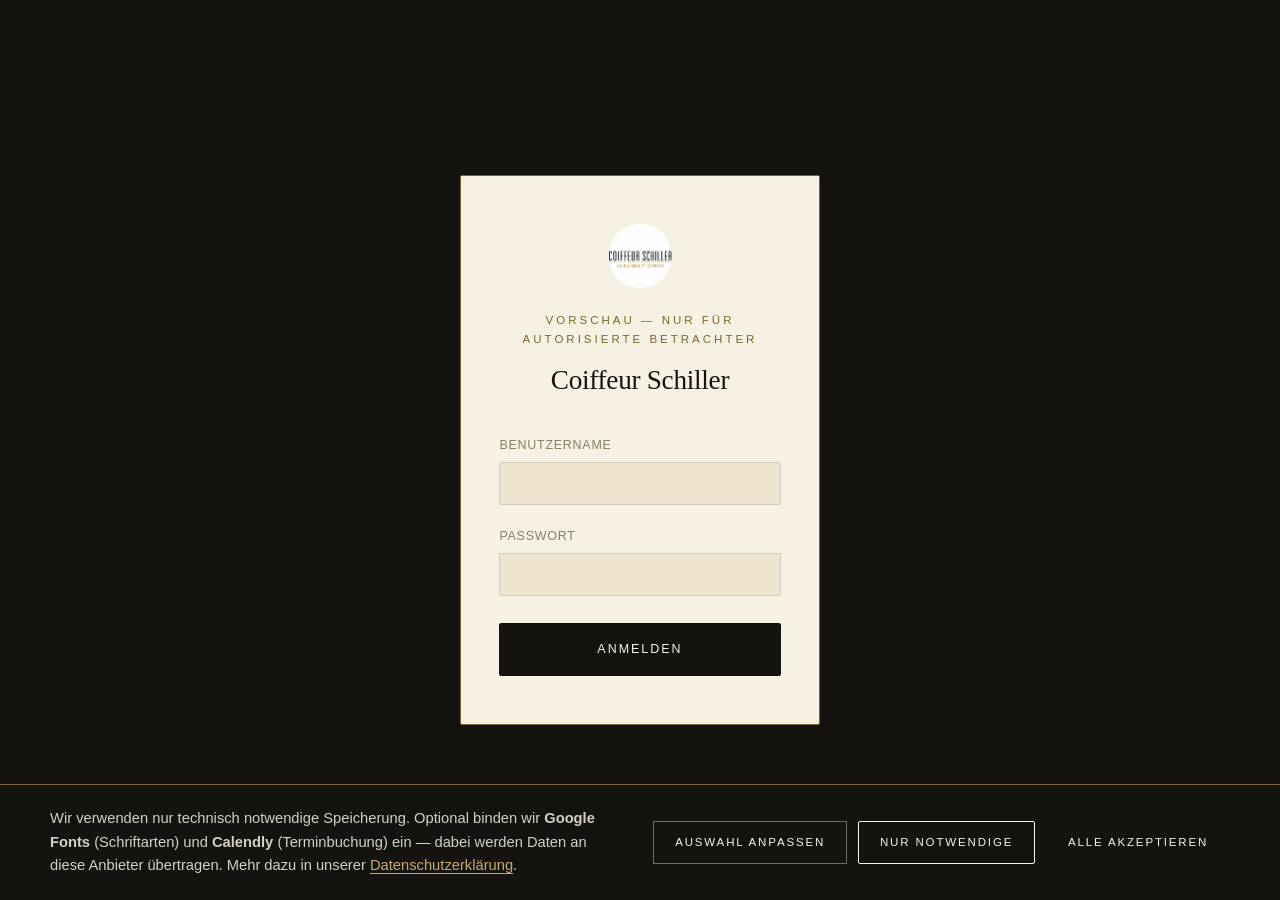
<file: index.html>
<!DOCTYPE html>
<html lang="de">
<head>
  <meta charset="UTF-8" />
  <meta name="viewport" content="width=device-width, initial-scale=1.0" />
  <title>Coiffeur Schiller — Hair &amp; Beauty Experts</title>
  <meta name="description" content="Coiffeur Schiller in Aiterhofen — Haarschnitte, Coloration, Balayage, Bart, Maniküre &amp; Pediküre." />
  <link rel="icon" href="assets/img/Coiffour_Schiller_Logo.jpg" type="image/jpeg" />
  <!-- Google Fonts werden erst NACH Cookie-Einwilligung geladen (siehe Skript am Seitenende) -->
  <link rel="stylesheet" href="css/style.css" />
</head>
<body>

<!-- ================= COOKIE-BANNER ================= -->
<div id="cookieBanner" class="cookie-banner" hidden role="dialog" aria-label="Cookie-Einwilligung">
  <div class="cookie-banner-inner">
    <p>
      Wir verwenden nur technisch notwendige Speicherung. Optional binden wir
      <strong>Google Fonts</strong> (Schriftarten) und <strong>Calendly</strong>
      (Terminbuchung) ein — dabei werden Daten an diese Anbieter übertragen.
      Mehr dazu in unserer <a href="Datenschutz.html">Datenschutzerklärung</a>.
    </p>
    <div class="cookie-banner-actions">
      <button type="button" class="btn btn-line" id="cookieOpenSettings">Auswahl anpassen</button>
      <button type="button" class="btn btn-outline" id="cookieRejectAll">Nur notwendige</button>
      <button type="button" class="btn btn-primary" id="cookieAcceptAll">Alle akzeptieren</button>
    </div>
  </div>
</div>

<!-- ================= COOKIE-EINSTELLUNGEN (Modal) ================= -->
<div id="cookieModal" class="cookie-modal" hidden role="dialog" aria-label="Cookie-Einstellungen">
  <div class="cookie-modal-box">
    <h2>Cookie-Einstellungen</h2>
    <p class="cookie-modal-intro">
      Wählen Sie, welche optionalen Inhalte geladen werden dürfen. Sie können
      Ihre Auswahl jederzeit über „Cookie-Einstellungen“ im Footer ändern.
    </p>

    <div class="cookie-option">
      <div class="cookie-option-head">
        <span>Notwendig</span>
        <span class="cookie-toggle cookie-toggle-locked" aria-hidden="true">Immer aktiv</span>
      </div>
      <p>Speichert Ihre Cookie-Auswahl sowie den temporären Vorschau-Zugang. Ohne diese Funktion kann die Seite nicht sinnvoll genutzt werden.</p>
    </div>

    <div class="cookie-option">
      <div class="cookie-option-head">
        <label for="toggleFonts">Google Fonts</label>
        <input type="checkbox" id="toggleFonts" class="cookie-toggle-input" />
      </div>
      <p>Lädt die Schriftarten „Fraunces“ und „Jost“ von Google-Servern. Dabei wird Ihre IP-Adresse an Google übertragen. Ohne Zustimmung wird eine ähnliche Systemschrift verwendet.</p>
    </div>

    <div class="cookie-option">
      <div class="cookie-option-head">
        <label for="toggleCalendly">Calendly (Terminbuchung)</label>
        <input type="checkbox" id="toggleCalendly" class="cookie-toggle-input" />
      </div>
      <p>Bindet den Buchungskalender von Calendly ein. Bei Nutzung werden Daten (z. B. IP-Adresse, bei Buchung auch Name/E-Mail) an Calendly (USA) übertragen.</p>
    </div>

    <div class="cookie-modal-actions">
      <button type="button" class="btn btn-outline" id="cookieRejectAllModal">Nur notwendige</button>
      <button type="button" class="btn btn-primary" id="cookieSaveSettings">Auswahl speichern</button>
    </div>
  </div>
</div>

<!-- ================= VORSCHAU-LOGIN (temporär) ================= -->
<div id="previewGate" class="preview-gate">
  <form id="previewForm" class="preview-form" autocomplete="off">
    <img src="assets/img/Coiffour_Schiller_Logo.jpg" alt="Coiffeur Schiller" class="preview-logo" />
    <p class="preview-kicker">Vorschau — nur für autorisierte Betrachter</p>
    <h1 class="preview-title">Coiffeur Schiller</h1>

    <label class="preview-label" for="previewUser">Benutzername</label>
    <input class="preview-input" type="text" id="previewUser" name="username" autocomplete="off" required />

    <label class="preview-label" for="previewPass">Passwort</label>
    <input class="preview-input" type="password" id="previewPass" name="password" autocomplete="off" required />

    <button type="submit" class="btn btn-primary preview-submit">Anmelden</button>
    <p class="preview-error" id="previewError" hidden>Benutzername oder Passwort ist falsch.</p>
  </form>
</div>

<div id="siteContent" class="site-content" hidden>

  <!-- ================= HEADER / NAV ================= -->
  <header class="site-header" id="top">
    <div class="header-inner">
      <a href="#top" class="brand">
        <img src="assets/img/Coiffour_Schiller_Logo.jpg" alt="Coiffeur Schiller Logo" class="brand-mark" />
        <span class="brand-text">Coiffeur Schiller</span>
      </a>

      <nav class="main-nav" aria-label="Hauptnavigation">
        <ul>
          <li><a href="#ueber-uns">Über uns</a></li>
          <li><a href="#galerie">Galerie</a></li>
          <li><a href="#leistungen">Leistungen</a></li>
          <li><a href="#bewertungen">Bewertungen</a></li>
          <li><a href="#kontakt">Kontakt</a></li>
        </ul>
      </nav>

      <a href="#termin" class="btn btn-outline nav-cta">Termin buchen</a>

      <button class="nav-toggle" id="navToggle" aria-label="Menü öffnen" aria-expanded="false" aria-controls="mobileNav">
        <span></span><span></span><span></span>
      </button>
    </div>

    <nav class="mobile-nav" id="mobileNav" aria-label="Mobile Navigation">
      <ul>
        <li><a href="#ueber-uns">Über uns</a></li>
        <li><a href="#galerie">Galerie</a></li>
        <li><a href="#leistungen">Leistungen</a></li>
        <li><a href="#bewertungen">Bewertungen</a></li>
        <li><a href="#kontakt">Kontakt</a></li>
        <li><a href="#termin" class="btn btn-primary">Termin buchen</a></li>
      </ul>
    </nav>
  </header>

  <main>
    <!-- ================= HERO ================= -->
    <section class="hero">
      <div class="hero-grid">
        <div class="hero-copy reveal">
          <p class="hero-kicker">Friseursalon &amp; Beautystudio · Aiterhofen</p>
          <h1 class="hero-title">Handwerk,<br /><em>das man sieht.</em></h1>
          <p class="hero-sub">
            Schnitt, Farbe und Pflege auf höchstem Niveau — von Balayage bis Bart,
            von Hochsteckfrisur bis Pediküre. Willkommen bei Coiffeur Schiller.
          </p>
          <div class="hero-actions">
            <a href="#termin" class="btn btn-primary">Termin vereinbaren</a>
            <a href="#leistungen" class="btn btn-line">Leistungen entdecken</a>
          </div>
        </div>

        <div class="hero-visual reveal reveal-delay-1 reveal-scale">
          <div class="hero-ring" aria-hidden="true"></div>
          <img src="assets/img/Coiffour_Schiller_Logo.jpg" alt="Coiffeur Schiller — Hair &amp; Beauty Experts" class="hero-logo" />
        </div>
      </div>
    </section>

    <!-- ================= ÜBER UNS ================= -->
    <section class="about" id="ueber-uns">
      <div class="about-inner">
        <div class="about-label reveal">
          <p class="eyebrow">Über uns</p>
          <div class="rule" aria-hidden="true"></div>
        </div>
        <div class="about-content reveal">
          <h2>Wer wir sind</h2>
          <p class="about-text">
            Coiffeur Schiller ist Ihr Anlaufpunkt für Haar- und Beautypflege mit Charakter.
            Als Hair &amp; Beauty Experts verbinden wir handwerkliches Können mit einem
            feinen Gespür für aktuelle Trends und zeitlose Eleganz. Ob präziser Herrenschnitt,
            strahlende Coloration oder ein gepflegter Auftritt bis in die Fingerspitzen —
            bei uns steht jede Behandlung für Sorgfalt, Qualität und ein Ergebnis, das zu
            Ihnen passt. In entspannter Atmosphäre nehmen wir uns Zeit für Ihre Wünsche
            und beraten Sie persönlich, damit Sie unseren Salon nicht nur gestylt,
            sondern rundum wohl verlassen.
          </p>
        </div>
      </div>
    </section>

    <!-- ================= GALERIE ================= -->
    <section class="gallery" id="galerie">
      <div class="gallery-head reveal">
        <p class="eyebrow">Impressionen</p>
        <h2>Aus unserem Salon</h2>
        <div class="rule rule-center" aria-hidden="true"></div>
      </div>

      <div class="gallery-grid">
        <figure class="gallery-item reveal">
          <img src="assets/img/Coiffeur_Schiller_Bild_1.webp" alt="Coiffeur Schiller — Einblick in den Salon" loading="lazy" />
        </figure>
        <figure class="gallery-item reveal reveal-delay-1">
          <img src="assets/img/Coffeur_Schiller_Bild_2.webp" alt="Coiffeur Schiller — Einblick in den Salon" loading="lazy" />
        </figure>
      </div>
    </section>

    <!-- ================= LEISTUNGEN ================= -->
    <section class="services" id="leistungen">
      <div class="services-head reveal">
        <p class="eyebrow">Dienstleistungen</p>
        <h2>Unsere Leistungen</h2>
        <div class="rule rule-center" aria-hidden="true"></div>
      </div>

      <div class="service-groups">

        <details class="service-group reveal" open>
          <summary class="service-group-head">
            <span class="service-group-num">I.</span>
            <h3>Schnitt &amp; Styling</h3>
            <span class="service-group-icon" aria-hidden="true"></span>
          </summary>
          <ul class="service-list">
            <li>Haarschnitte für Kinder</li>
            <li>Haarstyling</li>
            <li>Haareföhnen</li>
            <li>Hochsteckfrisuren</li>
            <li>Flechtfrisuren</li>
            <li>Lockenfrisuren</li>
          </ul>
        </details>

        <details class="service-group reveal reveal-delay-1">
          <summary class="service-group-head">
            <span class="service-group-num">II.</span>
            <h3>Farbe &amp; Textur</h3>
            <span class="service-group-icon" aria-hidden="true"></span>
          </summary>
          <ul class="service-list">
            <li>Haarefärben</li>
            <li>Balayage</li>
            <li>Dauerwellen</li>
            <li>Haarglättung</li>
            <li>Keratinbehandlungen</li>
            <li>Feuchtigkeitsbehandlung der Haare</li>
            <li>Haarverlängerungen</li>
          </ul>
        </details>

        <details class="service-group reveal reveal-delay-2">
          <summary class="service-group-head">
            <span class="service-group-num">III.</span>
            <h3>Bart &amp; Augenbrauen</h3>
            <span class="service-group-icon" aria-hidden="true"></span>
          </summary>
          <ul class="service-list">
            <li>Bart schneiden</li>
            <li>Augenbrauen zupfen</li>
          </ul>
        </details>

        <details class="service-group reveal reveal-delay-3">
          <summary class="service-group-head">
            <span class="service-group-num">IV.</span>
            <h3>Hände &amp; Füße</h3>
            <span class="service-group-icon" aria-hidden="true"></span>
          </summary>
          <ul class="service-list">
            <li>Maniküre</li>
            <li>Pediküre</li>
          </ul>
        </details>

      </div>
    </section>

    <!-- ================= TERMIN BUCHEN ================= -->
    <section class="booking" id="termin">
      <div class="booking-head reveal">
        <p class="eyebrow">Online-Terminbuchung</p>
        <h2>Termin buchen</h2>
        <div class="rule rule-center" aria-hidden="true"></div>
        <p class="booking-sub">
          Wählen Sie direkt hier einen freien Termin – ganz ohne Anruf.
          Verfügbare Zeiten werden live angezeigt.
        </p>
      </div>

      <div class="booking-embed reveal" id="bookingEmbed">
        <!-- Wird per JavaScript befüllt: entweder der Calendly-Kalender (nach Zustimmung)
             oder ein Hinweis mit Zustimmungs-Button (siehe Skript am Seitenende). -->
        <div class="booking-placeholder" id="bookingPlaceholder">
          <p>
            Für die Online-Terminbuchung wird der Kalender unseres Partners
            <strong>Calendly</strong> eingebunden. Dabei werden Daten an Calendly
            (USA) übertragen – mehr dazu in unserer
            <a href="Datenschutz.html">Datenschutzerklärung</a>.
          </p>
          <button type="button" class="btn btn-primary" id="loadCalendlyBtn">
            Kalender laden &amp; zustimmen
          </button>
        </div>
      </div>
    </section>

    <!-- ================= BEWERTUNGEN ================= -->
    <section class="reviews" id="bewertungen">
      <div class="reviews-inner reveal">
        <p class="eyebrow">Bewertungen</p>
        <h2>Was unsere Kunden sagen</h2>
        <div class="rule rule-center" aria-hidden="true"></div>
        <p class="reviews-sub">
          Echte Erfahrungen unserer Kundinnen und Kunden von unserem
          Google-Unternehmensprofil.
        </p>
      </div>

      <div class="review-cards">
        <article class="review-card reveal">
          <div class="review-stars" aria-hidden="true">★★★★★</div>
          <p class="review-text">
            „Sehr schöner Salon. Ich war heute bei Susanne und bin sehr glücklich mit meiner
            neuen Frisur. Toller Service und super freundliches Team. Ich wurde super beraten
            und hatte zum ersten Mal einen Kopfhaut-Check. Die Farbe ist perfekt geworden,
            genau was ich wollte.“
          </p>
          <div class="review-meta">
            <a href="https://www.google.com/maps/contrib/109731998166635451950/reviews?hl=de-DE" target="_blank" rel="noopener">Christina Surovcev</a>
            <span>vor einem Monat</span>
          </div>
        </article>

        <article class="review-card reveal reveal-delay-1">
          <div class="review-stars" aria-hidden="true">★★★★★</div>
          <p class="review-text">
            „Mittlerweile wieder ein Friseur, zu dem man gerne geht. Es wirkt alles ruhiger
            und geordneter als früher. Ich liebe die Kopfmassage bei jedem Termin und dass
            sich mehr Zeit genommen wird als vorher. Ich gehe zu Lisa, aber alle im Team
            sind sehr lieb!“
          </p>
          <div class="review-meta">
            <a href="https://www.google.com/maps/contrib/105941604767065816622/reviews?hl=de-DE" target="_blank" rel="noopener">Lilly 1341</a>
            <span>vor 2 Monaten · Haarstyling, Feuchtigkeitsbehandlung</span>
          </div>
        </article>

        <article class="review-card reveal reveal-delay-2">
          <div class="review-stars" aria-hidden="true">★★★★★</div>
          <p class="review-text">
            „Sehr guter Service und super freundlich. Wir kommen gerne wieder.“
          </p>
          <div class="review-meta">
            <a href="https://www.google.com/maps/contrib/109612839854113179048/reviews?hl=de-DE" target="_blank" rel="noopener">Maria Schlüsslbrunner</a>
            <span>vor 2 Monaten · Kinderhaarschnitt, Pony, Styling, Föhnen</span>
          </div>
        </article>
      </div>

      <div class="reviews-cta reveal">
        <a
          href="https://www.google.com/maps/search/?api=1&query=Coiffeur+Schiller+Raiffeisenstra%C3%9Fe+1+94330+Aiterhofen"
          target="_blank" rel="noopener" class="btn btn-primary"
        >
          Alle Bewertungen auf Google ansehen
        </a>
        <p class="reviews-note">
          Waren Sie bei uns? Wir freuen uns über Ihre Bewertung auf Google.
        </p>
      </div>
    </section>

    <!-- ================= KONTAKT ================= -->
    <section class="contact" id="kontakt">
      <div class="contact-inner reveal">
        <p class="eyebrow">Kontakt</p>
        <h2>Wir freuen uns auf Sie</h2>
        <div class="rule rule-center" aria-hidden="true"></div>

        <div class="contact-grid">
          <div class="contact-block">
            <h3>Adresse</h3>
            <p>
              Raiffeisenstraße 1<br />
              94330 Aiterhofen
            </p>
            <a href="https://www.google.com/maps/search/?api=1&query=Raiffeisenstra%C3%9Fe+1%2C+94330+Aiterhofen" target="_blank" rel="noopener">Route planen</a>
          </div>
          <div class="contact-block">
            <h3>Öffnungszeiten</h3>
            <p>
              <span class="hours-row"><span>Montag</span><span>Geschlossen</span></span>
              <span class="hours-row"><span>Dienstag</span><span>08:00–18:00</span></span>
              <span class="hours-row"><span>Mittwoch</span><span>08:00–18:00</span></span>
              <span class="hours-row"><span>Donnerstag</span><span>08:00–18:00</span></span>
              <span class="hours-row"><span>Freitag</span><span>08:00–18:00</span></span>
              <span class="hours-row"><span>Samstag</span><span>08:00–13:00</span></span>
              <span class="hours-row"><span>Sonntag</span><span>Geschlossen</span></span>
            </p>
          </div>
          <div class="contact-block">
            <h3>Termin &amp; Kontakt</h3>
            <p>
              Telefon: <a href="tel:+49942132497">09421 32497</a><br />
              E-Mail: <a href="mailto:info@coiffeurschiller.de">info@coiffeurschiller.de</a>
            </p>
            <a href="https://www.instagram.com/coiffeurschiller/" target="_blank" rel="noopener" class="instagram-link">
              <svg viewBox="0 0 24 24" width="18" height="18" aria-hidden="true"><path fill="currentColor" d="M12 2.2c3.2 0 3.6 0 4.85.07 3.25.15 4.77 1.69 4.92 4.92.06 1.25.07 1.63.07 4.81 0 3.19-.01 3.56-.07 4.81-.15 3.23-1.66 4.77-4.92 4.92-1.25.06-1.62.07-4.85.07-3.2 0-3.6 0-4.85-.07-3.26-.15-4.77-1.7-4.92-4.92-.06-1.25-.07-1.62-.07-4.81 0-3.19.01-3.56.07-4.81.15-3.23 1.67-4.77 4.92-4.92C8.4 2.21 8.8 2.2 12 2.2zM12 0C8.74 0 8.33.01 7.05.07c-4.35.2-6.78 2.62-6.98 6.98C.01 8.33 0 8.74 0 12s.01 3.67.07 4.95c.2 4.35 2.62 6.78 6.98 6.98C8.33 23.99 8.74 24 12 24s3.67-.01 4.95-.07c4.35-.2 6.78-2.62 6.98-6.98.06-1.28.07-1.69.07-4.95s-.01-3.67-.07-4.95c-.2-4.35-2.62-6.78-6.98-6.98C15.67.01 15.26 0 12 0zm0 5.84A6.16 6.16 0 1 0 12 18.16 6.16 6.16 0 0 0 12 5.84zm0 10.16a4 4 0 1 1 0-8 4 4 0 0 1 0 8zm6.41-10.4a1.44 1.44 0 1 1-2.88 0 1.44 1.44 0 0 1 2.88 0z"/></svg>
              @coiffeurschiller
            </a>
          </div>
        </div>
      </div>
    </section>
  </main>

  <!-- ================= FOOTER ================= -->
  <footer class="site-footer">
    <div class="footer-inner">
      <img src="assets/img/Coiffour_Schiller_Logo.jpg" alt="Coiffeur Schiller" class="footer-mark" />
      <p>&copy; <span id="year"></span> Coiffeur Schiller — Hair &amp; Beauty Experts</p>
      <a href="https://www.instagram.com/coiffeurschiller/" target="_blank" rel="noopener">Instagram</a>
    </div>
    <div class="footer-legal">
      <a href="impressum.html">Impressum</a>
      <span aria-hidden="true">·</span>
      <a href="Datenschutz.html">Datenschutz</a>
      <span aria-hidden="true">·</span>
      <button type="button" id="openCookieSettings" class="footer-legal-btn">Cookie-Einstellungen</button>
    </div>
  </footer>

</div><!-- /#siteContent -->

<script>
  // ============================================================
  // COOKIE-/EINWILLIGUNGSVERWALTUNG
  // Steuert das Nachladen von Google Fonts und Calendly erst nach
  // Zustimmung. Speicherung der Auswahl in localStorage.
  // ============================================================
  (function () {
    const CONSENT_KEY = 'cs_consent_v1';

    function readConsent() {
      try {
        const raw = localStorage.getItem(CONSENT_KEY);
        return raw ? JSON.parse(raw) : null;
      } catch (e) { return null; }
    }

    function writeConsent(consent) {
      try {
        localStorage.setItem(CONSENT_KEY, JSON.stringify(consent));
      } catch (e) {}
    }

    function loadGoogleFonts() {
      if (document.getElementById('googleFontsLink')) return;
      const preconnect1 = document.createElement('link');
      preconnect1.rel = 'preconnect';
      preconnect1.href = 'https://fonts.googleapis.com';
      const preconnect2 = document.createElement('link');
      preconnect2.rel = 'preconnect';
      preconnect2.href = 'https://fonts.gstatic.com';
      preconnect2.crossOrigin = 'anonymous';
      const fontLink = document.createElement('link');
      fontLink.id = 'googleFontsLink';
      fontLink.rel = 'stylesheet';
      fontLink.href = 'https://fonts.googleapis.com/css2?family=Fraunces:ital,opsz,wght@0,9..144,300;0,9..144,500;0,9..144,600;1,9..144,400&family=Jost:ital,wght@0,300;0,400;0,500;0,600;1,400&display=swap';
      document.head.appendChild(preconnect1);
      document.head.appendChild(preconnect2);
      document.head.appendChild(fontLink);
    }

    function loadCalendly() {
      const placeholder = document.getElementById('bookingPlaceholder');
      const embed = document.getElementById('bookingEmbed');
      if (!embed || document.getElementById('calendlyScript')) return;
      if (placeholder) placeholder.remove();

      const widget = document.createElement('div');
      widget.className = 'calendly-inline-widget';
      widget.setAttribute('data-url', 'https://calendly.com/raulcolac2008/termin-buchen?hide_event_type_details=1&hide_gdpr_banner=1&background_color=f7f1e4&text_color=201f1c&primary_color=ad8d47');
      widget.style.minWidth = '280px';
      widget.style.height = '780px';
      embed.appendChild(widget);

      const script = document.createElement('script');
      script.id = 'calendlyScript';
      script.src = 'https://assets.calendly.com/assets/external/widget.js';
      script.async = true;
      document.body.appendChild(script);
    }

    function applyConsent(consent) {
      if (consent.fonts) loadGoogleFonts();
      if (consent.calendly) loadCalendly();
    }

    function hideBanner() {
      banner.hidden = true;
      modal.hidden = true;
    }

    function currentToggleState() {
      return { fonts: !!toggleFonts.checked, calendly: !!toggleCalendly.checked };
    }

    function setToggles(consent) {
      toggleFonts.checked = !!consent.fonts;
      toggleCalendly.checked = !!consent.calendly;
    }

    const banner = document.getElementById('cookieBanner');
    const modal = document.getElementById('cookieModal');
    const toggleFonts = document.getElementById('toggleFonts');
    const toggleCalendly = document.getElementById('toggleCalendly');

    const existing = readConsent();
    if (existing) {
      applyConsent(existing);
      setToggles(existing);
    } else {
      banner.hidden = false;
    }

    document.getElementById('cookieAcceptAll').addEventListener('click', () => {
      const consent = { fonts: true, calendly: true, ts: new Date().toISOString() };
      writeConsent(consent);
      applyConsent(consent);
      setToggles(consent);
      hideBanner();
    });

    document.getElementById('cookieRejectAll').addEventListener('click', () => {
      const consent = { fonts: false, calendly: false, ts: new Date().toISOString() };
      writeConsent(consent);
      setToggles(consent);
      hideBanner();
    });

    document.getElementById('cookieRejectAllModal').addEventListener('click', () => {
      const consent = { fonts: false, calendly: false, ts: new Date().toISOString() };
      writeConsent(consent);
      setToggles(consent);
      hideBanner();
    });

    document.getElementById('cookieOpenSettings').addEventListener('click', () => {
      modal.hidden = false;
    });

    document.getElementById('openCookieSettings').addEventListener('click', () => {
      const c = readConsent() || { fonts: false, calendly: false };
      setToggles(c);
      banner.hidden = false;
      modal.hidden = false;
    });

    document.getElementById('cookieSaveSettings').addEventListener('click', () => {
      const consent = Object.assign(currentToggleState(), { ts: new Date().toISOString() });
      writeConsent(consent);
      applyConsent(consent);
      hideBanner();
    });

    const loadCalendlyBtn = document.getElementById('loadCalendlyBtn');
    if (loadCalendlyBtn) {
      loadCalendlyBtn.addEventListener('click', () => {
        const consent = Object.assign(readConsent() || { fonts: false }, { calendly: true, ts: new Date().toISOString() });
        writeConsent(consent);
        applyConsent(consent);
        setToggles(consent);
      });
    }
  })();
</script>

<script>
  // ============================================================
  // TEMPORÄRE VORSCHAU-SPERRE — bitte vor dem echten Live-Gang
  // entfernen (siehe Hinweis in der Doku / Chat).
  // Hinweis: Dies ist KEINE echte Sicherheit, da rein clientseitig.
  // ============================================================
  (function () {
    const PREVIEW_USER = 'Coiffeur Schiller';
    const PREVIEW_PASS = 'Coiffeur_Schiller!895';
    const STORAGE_KEY = 'cs_preview_unlocked';

    const gate = document.getElementById('previewGate');
    const content = document.getElementById('siteContent');
    const form = document.getElementById('previewForm');
    const userInput = document.getElementById('previewUser');
    const passInput = document.getElementById('previewPass');
    const errorMsg = document.getElementById('previewError');

    function unlock() {
      gate.style.display = 'none';
      content.hidden = false;
      document.documentElement.style.overflow = '';
      try { localStorage.setItem(STORAGE_KEY, 'true'); } catch (e) {}
    }

    // Bereits in diesem Browser freigeschaltet?
    let alreadyUnlocked = false;
    try { alreadyUnlocked = localStorage.getItem(STORAGE_KEY) === 'true'; } catch (e) {}

    if (alreadyUnlocked) {
      unlock();
    } else {
      document.documentElement.style.overflow = 'hidden';
    }

    if (form) {
      form.addEventListener('submit', (e) => {
        e.preventDefault();
        const ok = userInput.value.trim() === PREVIEW_USER && passInput.value === PREVIEW_PASS;
        if (ok) {
          errorMsg.hidden = true;
          unlock();
        } else {
          errorMsg.hidden = false;
          passInput.value = '';
          passInput.focus();
        }
      });
    }
  })();
</script>

<script>
  // Mobile-Navigation umschalten
  const navToggle = document.getElementById('navToggle');
  const mobileNav = document.getElementById('mobileNav');

  if (navToggle && mobileNav) {
    navToggle.addEventListener('click', () => {
      const isOpen = mobileNav.classList.toggle('open');
      navToggle.setAttribute('aria-expanded', String(isOpen));
    });

    // Menü schließen, sobald ein Link angeklickt wird
    mobileNav.querySelectorAll('a').forEach((link) => {
      link.addEventListener('click', () => {
        mobileNav.classList.remove('open');
        navToggle.setAttribute('aria-expanded', 'false');
      });
    });
  }

  // Aktuelles Jahr im Footer
  const yearEl = document.getElementById('year');
  if (yearEl) {
    yearEl.textContent = new Date().getFullYear();
  }
</script>

<script>
  // ============================================================
  // SCROLL-ANIMATIONEN
  // Dezentes Einblenden ausgewählter Abschnitte beim Scrollen.
  // ============================================================
  (function () {
    const revealEls = document.querySelectorAll('.reveal');
    if (!revealEls.length) return;

    if (!('IntersectionObserver' in window)) {
      revealEls.forEach((el) => el.classList.add('is-visible'));
      return;
    }

    const observer = new IntersectionObserver(
      (entries) => {
        entries.forEach((entry) => {
          if (entry.isIntersecting) {
            entry.target.classList.add('is-visible');
            observer.unobserve(entry.target);
          }
        });
      },
      { threshold: 0.15, rootMargin: '0px 0px -60px 0px' }
    );

    revealEls.forEach((el) => observer.observe(el));
  })();
</script>
</body>
</html>
</file>
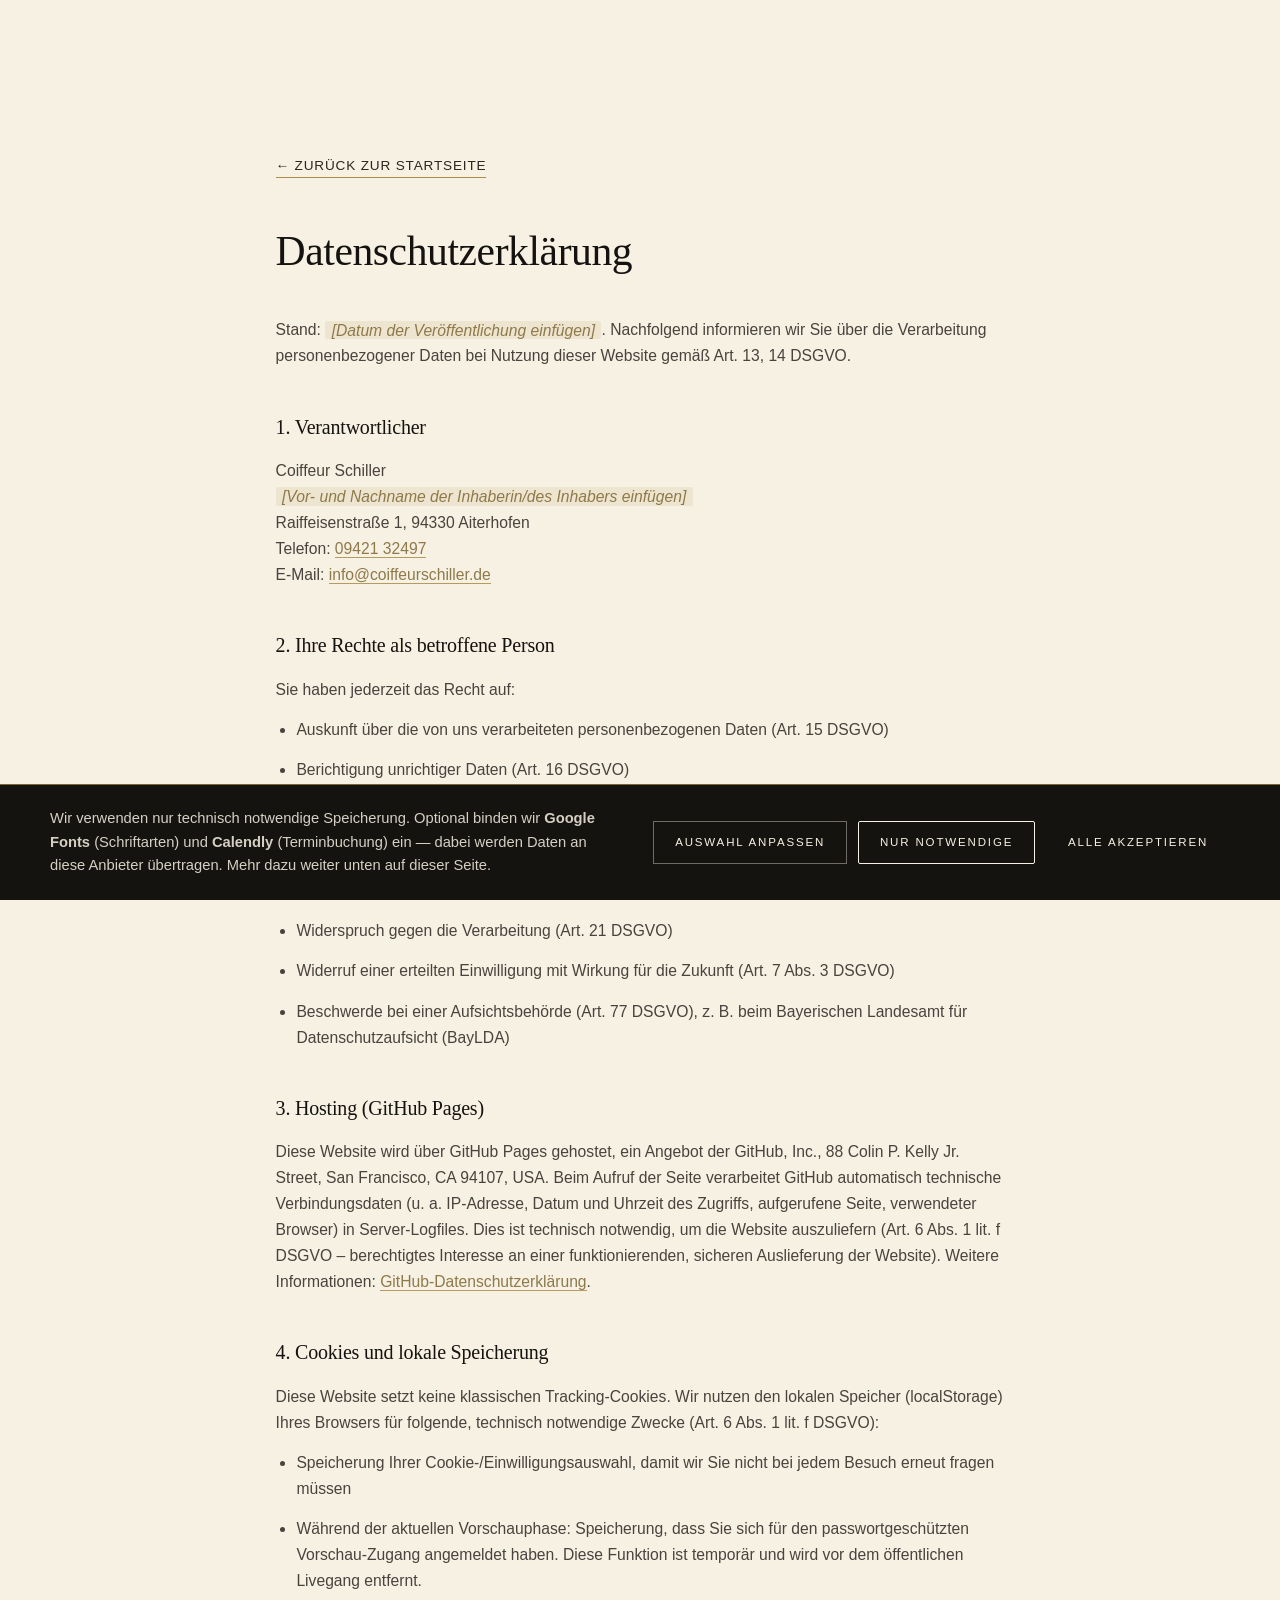
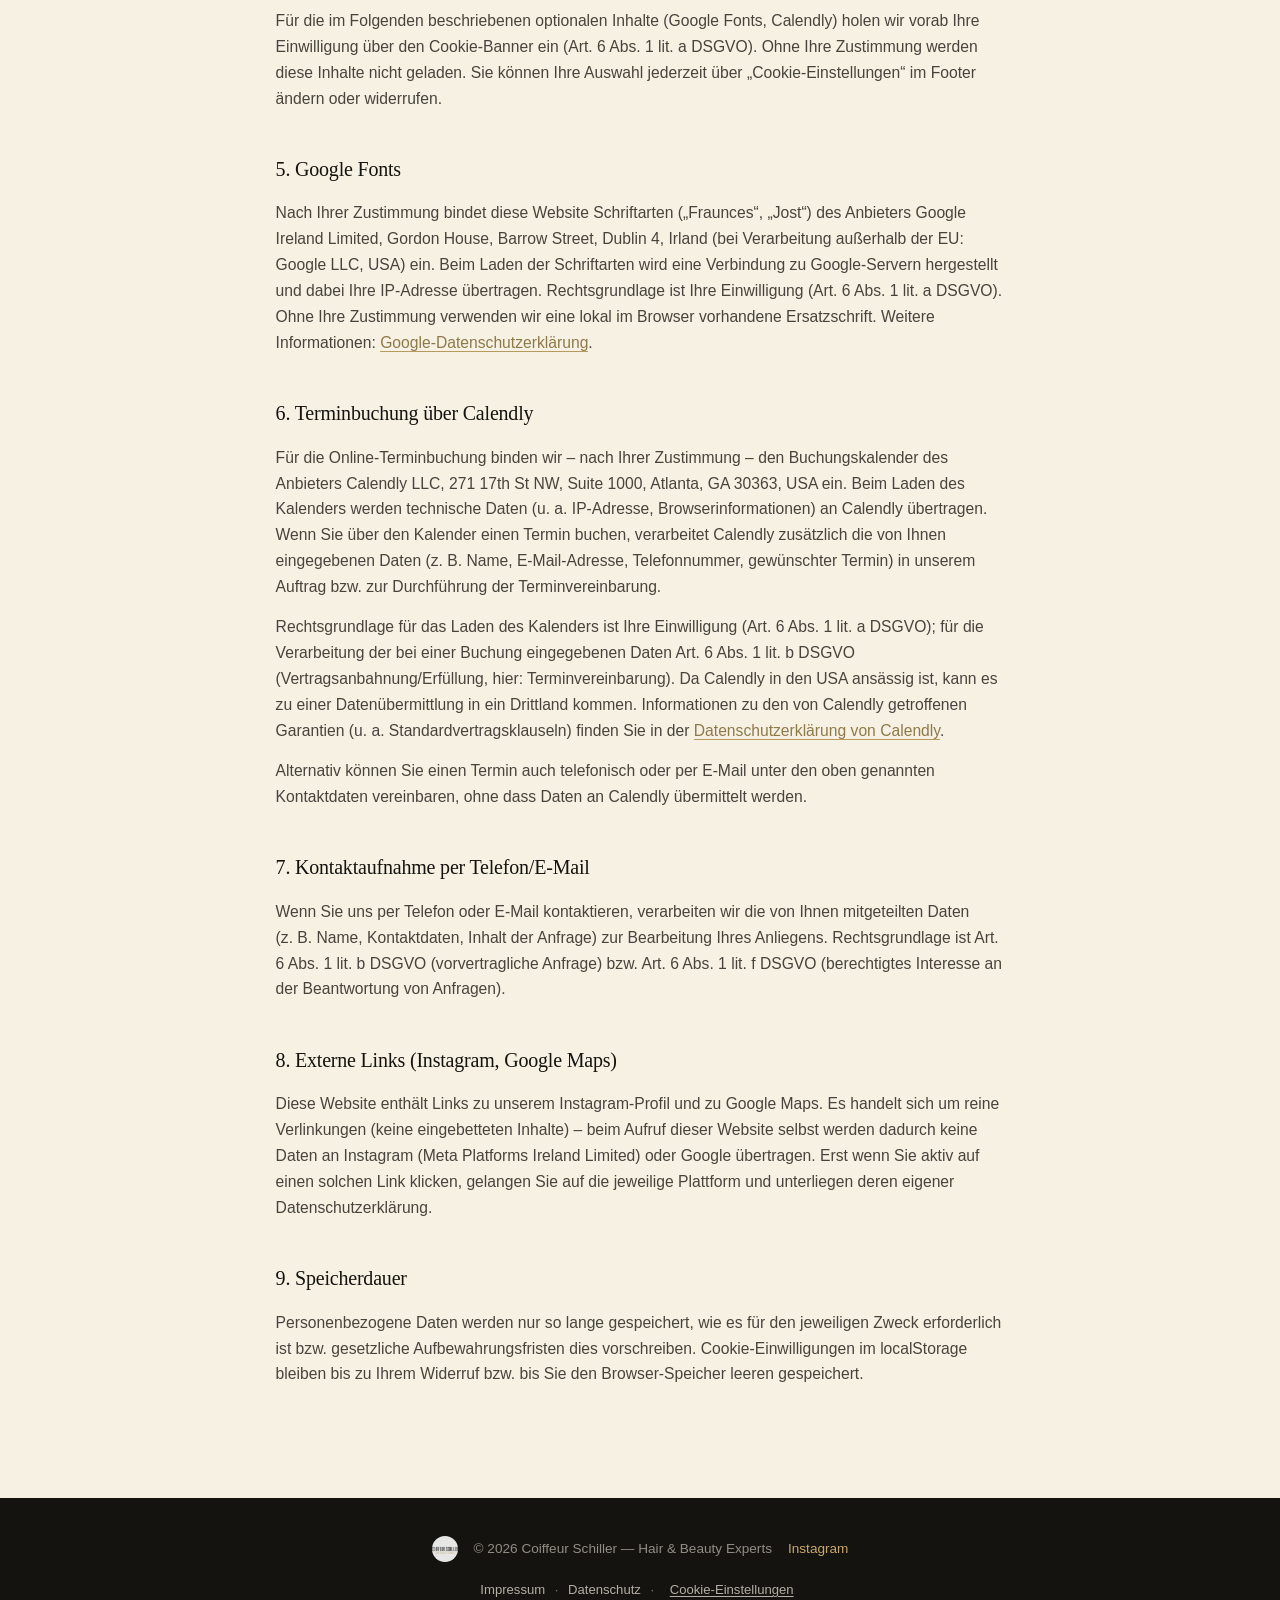
<file: Datenschutz.html>
<!DOCTYPE html>
<html lang="de">
<head>
  <meta charset="UTF-8" />
  <meta name="viewport" content="width=device-width, initial-scale=1.0" />
  <title>Datenschutzerklärung — Coiffeur Schiller</title>
  <meta name="robots" content="noindex" />
  <link rel="icon" href="assets/img/Coiffour_Schiller_Logo.jpg" type="image/jpeg" />
  <link rel="stylesheet" href="css/style.css" />
</head>
<body>

<!-- ================= COOKIE-BANNER ================= -->
<div id="cookieBanner" class="cookie-banner" hidden role="dialog" aria-label="Cookie-Einwilligung">
  <div class="cookie-banner-inner">
    <p>
      Wir verwenden nur technisch notwendige Speicherung. Optional binden wir
      <strong>Google Fonts</strong> (Schriftarten) und <strong>Calendly</strong>
      (Terminbuchung) ein — dabei werden Daten an diese Anbieter übertragen.
      Mehr dazu weiter unten auf dieser Seite.
    </p>
    <div class="cookie-banner-actions">
      <button type="button" class="btn btn-line" id="cookieOpenSettings">Auswahl anpassen</button>
      <button type="button" class="btn btn-outline" id="cookieRejectAll">Nur notwendige</button>
      <button type="button" class="btn btn-primary" id="cookieAcceptAll">Alle akzeptieren</button>
    </div>
  </div>
</div>

<!-- ================= COOKIE-EINSTELLUNGEN (Modal) ================= -->
<div id="cookieModal" class="cookie-modal" hidden role="dialog" aria-label="Cookie-Einstellungen">
  <div class="cookie-modal-box">
    <h2>Cookie-Einstellungen</h2>
    <p class="cookie-modal-intro">
      Wählen Sie, welche optionalen Inhalte geladen werden dürfen. Sie können
      Ihre Auswahl jederzeit über „Cookie-Einstellungen“ im Footer ändern.
    </p>

    <div class="cookie-option">
      <div class="cookie-option-head">
        <span>Notwendig</span>
        <span class="cookie-toggle cookie-toggle-locked" aria-hidden="true">Immer aktiv</span>
      </div>
      <p>Speichert Ihre Cookie-Auswahl sowie den temporären Vorschau-Zugang. Ohne diese Funktion kann die Seite nicht sinnvoll genutzt werden.</p>
    </div>

    <div class="cookie-option">
      <div class="cookie-option-head">
        <label for="toggleFonts">Google Fonts</label>
        <input type="checkbox" id="toggleFonts" class="cookie-toggle-input" />
      </div>
      <p>Lädt die Schriftarten „Fraunces“ und „Jost“ von Google-Servern. Dabei wird Ihre IP-Adresse an Google übertragen. Ohne Zustimmung wird eine ähnliche Systemschrift verwendet.</p>
    </div>

    <div class="cookie-option">
      <div class="cookie-option-head">
        <label for="toggleCalendly">Calendly (Terminbuchung)</label>
        <input type="checkbox" id="toggleCalendly" class="cookie-toggle-input" />
      </div>
      <p>Bindet den Buchungskalender von Calendly ein. Bei Nutzung werden Daten (z.&nbsp;B. IP-Adresse, bei Buchung auch Name/E-Mail) an Calendly (USA) übertragen.</p>
    </div>

    <div class="cookie-modal-actions">
      <button type="button" class="btn btn-outline" id="cookieRejectAllModal">Nur notwendige</button>
      <button type="button" class="btn btn-primary" id="cookieSaveSettings">Auswahl speichern</button>
    </div>
  </div>
</div>

<main class="legal-page">
  <a href="index.html" class="back-link">&larr; Zurück zur Startseite</a>

  <h1>Datenschutzerklärung</h1>
  <p>
    Stand: <span class="placeholder">[Datum der Veröffentlichung einfügen]</span>.
    Nachfolgend informieren wir Sie über die Verarbeitung personenbezogener Daten
    bei Nutzung dieser Website gemäß Art. 13, 14 DSGVO.
  </p>

  <h2>1. Verantwortlicher</h2>
  <p>
    Coiffeur Schiller<br />
    <span class="placeholder">[Vor- und Nachname der Inhaberin/des Inhabers einfügen]</span><br />
    Raiffeisenstraße 1, 94330 Aiterhofen<br />
    Telefon: <a href="tel:+49942132497">09421 32497</a><br />
    E-Mail: <a href="mailto:info@coiffeurschiller.de">info@coiffeurschiller.de</a>
  </p>

  <h2>2. Ihre Rechte als betroffene Person</h2>
  <p>Sie haben jederzeit das Recht auf:</p>
  <ul>
    <li>Auskunft über die von uns verarbeiteten personenbezogenen Daten (Art. 15 DSGVO)</li>
    <li>Berichtigung unrichtiger Daten (Art. 16 DSGVO)</li>
    <li>Löschung Ihrer bei uns gespeicherten Daten (Art. 17 DSGVO)</li>
    <li>Einschränkung der Datenverarbeitung (Art. 18 DSGVO)</li>
    <li>Datenübertragbarkeit (Art. 20 DSGVO)</li>
    <li>Widerspruch gegen die Verarbeitung (Art. 21 DSGVO)</li>
    <li>Widerruf einer erteilten Einwilligung mit Wirkung für die Zukunft (Art. 7 Abs. 3 DSGVO)</li>
    <li>Beschwerde bei einer Aufsichtsbehörde (Art. 77 DSGVO), z.&nbsp;B. beim
      Bayerischen Landesamt für Datenschutzaufsicht (BayLDA)</li>
  </ul>

  <h2>3. Hosting (GitHub Pages)</h2>
  <p>
    Diese Website wird über GitHub Pages gehostet, ein Angebot der GitHub, Inc.,
    88 Colin P. Kelly Jr. Street, San Francisco, CA 94107, USA. Beim Aufruf der
    Seite verarbeitet GitHub automatisch technische Verbindungsdaten (u.&nbsp;a.
    IP-Adresse, Datum und Uhrzeit des Zugriffs, aufgerufene Seite, verwendeter
    Browser) in Server-Logfiles. Dies ist technisch notwendig, um die Website
    auszuliefern (Art. 6 Abs. 1 lit. f DSGVO – berechtigtes Interesse an einer
    funktionierenden, sicheren Auslieferung der Website). Weitere Informationen:
    <a href="https://docs.github.com/site-policy/privacy-policies/github-privacy-statement" target="_blank" rel="noopener">GitHub-Datenschutzerklärung</a>.
  </p>

  <h2>4. Cookies und lokale Speicherung</h2>
  <p>
    Diese Website setzt keine klassischen Tracking-Cookies. Wir nutzen den
    lokalen Speicher (localStorage) Ihres Browsers für folgende, technisch
    notwendige Zwecke (Art. 6 Abs. 1 lit. f DSGVO):
  </p>
  <ul>
    <li>Speicherung Ihrer Cookie-/Einwilligungsauswahl, damit wir Sie nicht bei
      jedem Besuch erneut fragen müssen</li>
    <li>Während der aktuellen Vorschauphase: Speicherung, dass Sie sich für den
      passwortgeschützten Vorschau-Zugang angemeldet haben. Diese Funktion ist
      temporär und wird vor dem öffentlichen Livegang entfernt.</li>
  </ul>
  <p>
    Für die im Folgenden beschriebenen optionalen Inhalte (Google Fonts, Calendly)
    holen wir vorab Ihre Einwilligung über den Cookie-Banner ein (Art. 6 Abs. 1
    lit. a DSGVO). Ohne Ihre Zustimmung werden diese Inhalte nicht geladen. Sie
    können Ihre Auswahl jederzeit über „Cookie-Einstellungen“ im Footer ändern
    oder widerrufen.
  </p>

  <h2>5. Google Fonts</h2>
  <p>
    Nach Ihrer Zustimmung bindet diese Website Schriftarten („Fraunces“, „Jost“)
    des Anbieters Google Ireland Limited, Gordon House, Barrow Street, Dublin 4,
    Irland (bei Verarbeitung außerhalb der EU: Google LLC, USA) ein. Beim Laden
    der Schriftarten wird eine Verbindung zu Google-Servern hergestellt und dabei
    Ihre IP-Adresse übertragen. Rechtsgrundlage ist Ihre Einwilligung
    (Art. 6 Abs. 1 lit. a DSGVO). Ohne Ihre Zustimmung verwenden wir eine lokal
    im Browser vorhandene Ersatzschrift. Weitere Informationen:
    <a href="https://policies.google.com/privacy" target="_blank" rel="noopener">Google-Datenschutzerklärung</a>.
  </p>

  <h2>6. Terminbuchung über Calendly</h2>
  <p>
    Für die Online-Terminbuchung binden wir – nach Ihrer Zustimmung – den
    Buchungskalender des Anbieters Calendly LLC, 271 17th St NW, Suite 1000,
    Atlanta, GA 30363, USA ein. Beim Laden des Kalenders werden technische Daten
    (u.&nbsp;a. IP-Adresse, Browserinformationen) an Calendly übertragen. Wenn Sie
    über den Kalender einen Termin buchen, verarbeitet Calendly zusätzlich die von
    Ihnen eingegebenen Daten (z.&nbsp;B. Name, E-Mail-Adresse, Telefonnummer,
    gewünschter Termin) in unserem Auftrag bzw. zur Durchführung der
    Terminvereinbarung.
  </p>
  <p>
    Rechtsgrundlage für das Laden des Kalenders ist Ihre Einwilligung
    (Art. 6 Abs. 1 lit. a DSGVO); für die Verarbeitung der bei einer Buchung
    eingegebenen Daten Art. 6 Abs. 1 lit. b DSGVO (Vertragsanbahnung/Erfüllung,
    hier: Terminvereinbarung). Da Calendly in den USA ansässig ist, kann es zu
    einer Datenübermittlung in ein Drittland kommen. Informationen zu den von
    Calendly getroffenen Garantien (u.&nbsp;a. Standardvertragsklauseln) finden Sie
    in der <a href="https://calendly.com/privacy" target="_blank" rel="noopener">Datenschutzerklärung von Calendly</a>.
  </p>
  <p>
    Alternativ können Sie einen Termin auch telefonisch oder per E-Mail unter
    den oben genannten Kontaktdaten vereinbaren, ohne dass Daten an Calendly
    übermittelt werden.
  </p>

  <h2>7. Kontaktaufnahme per Telefon/E-Mail</h2>
  <p>
    Wenn Sie uns per Telefon oder E-Mail kontaktieren, verarbeiten wir die von
    Ihnen mitgeteilten Daten (z.&nbsp;B. Name, Kontaktdaten, Inhalt der Anfrage)
    zur Bearbeitung Ihres Anliegens. Rechtsgrundlage ist Art. 6 Abs. 1 lit. b
    DSGVO (vorvertragliche Anfrage) bzw. Art. 6 Abs. 1 lit. f DSGVO (berechtigtes
    Interesse an der Beantwortung von Anfragen).
  </p>

  <h2>8. Externe Links (Instagram, Google Maps)</h2>
  <p>
    Diese Website enthält Links zu unserem Instagram-Profil und zu Google Maps.
    Es handelt sich um reine Verlinkungen (keine eingebetteten Inhalte) – beim
    Aufruf dieser Website selbst werden dadurch keine Daten an Instagram (Meta
    Platforms Ireland Limited) oder Google übertragen. Erst wenn Sie aktiv auf
    einen solchen Link klicken, gelangen Sie auf die jeweilige Plattform und
    unterliegen deren eigener Datenschutzerklärung.
  </p>

  <h2>9. Speicherdauer</h2>
  <p>
    Personenbezogene Daten werden nur so lange gespeichert, wie es für den
    jeweiligen Zweck erforderlich ist bzw. gesetzliche Aufbewahrungsfristen dies
    vorschreiben. Cookie-Einwilligungen im localStorage bleiben bis zu Ihrem
    Widerruf bzw. bis Sie den Browser-Speicher leeren gespeichert.
  </p>


</main>

<!-- ================= FOOTER ================= -->
<footer class="site-footer">
  <div class="footer-inner">
    <img src="assets/img/Coiffour_Schiller_Logo.jpg" alt="Coiffeur Schiller" class="footer-mark" />
    <p>&copy; <span id="year"></span> Coiffeur Schiller — Hair &amp; Beauty Experts</p>
    <a href="https://www.instagram.com/coiffeurschiller/" target="_blank" rel="noopener">Instagram</a>
  </div>
  <div class="footer-legal">
    <a href="impressum.html">Impressum</a>
    <span aria-hidden="true">·</span>
    <a href="Datenschutz.html">Datenschutz</a>
    <span aria-hidden="true">·</span>
    <button type="button" id="openCookieSettings" class="footer-legal-btn">Cookie-Einstellungen</button>
  </div>
</footer>

<script>
  (function () {
    const CONSENT_KEY = 'cs_consent_v1';
    function readConsent() {
      try { const r = localStorage.getItem(CONSENT_KEY); return r ? JSON.parse(r) : null; } catch (e) { return null; }
    }
    function writeConsent(c) { try { localStorage.setItem(CONSENT_KEY, JSON.stringify(c)); } catch (e) {} }
    function loadGoogleFonts() {
      if (document.getElementById('googleFontsLink')) return;
      const p1 = document.createElement('link'); p1.rel = 'preconnect'; p1.href = 'https://fonts.googleapis.com';
      const p2 = document.createElement('link'); p2.rel = 'preconnect'; p2.href = 'https://fonts.gstatic.com'; p2.crossOrigin = 'anonymous';
      const f = document.createElement('link'); f.id = 'googleFontsLink'; f.rel = 'stylesheet';
      f.href = 'https://fonts.googleapis.com/css2?family=Fraunces:ital,opsz,wght@0,9..144,300;0,9..144,500;0,9..144,600;1,9..144,400&family=Jost:ital,wght@0,300;0,400;0,500;0,600;1,400&display=swap';
      document.head.appendChild(p1); document.head.appendChild(p2); document.head.appendChild(f);
    }
    function applyConsent(c) { if (c.fonts) loadGoogleFonts(); }
    function hideBanner() { banner.hidden = true; modal.hidden = true; }
    function currentToggleState() { return { fonts: !!toggleFonts.checked, calendly: !!toggleCalendly.checked }; }
    function setToggles(c) { toggleFonts.checked = !!c.fonts; toggleCalendly.checked = !!c.calendly; }

    const banner = document.getElementById('cookieBanner');
    const modal = document.getElementById('cookieModal');
    const toggleFonts = document.getElementById('toggleFonts');
    const toggleCalendly = document.getElementById('toggleCalendly');

    const existing = readConsent();
    if (existing) { applyConsent(existing); setToggles(existing); } else { banner.hidden = false; }

    document.getElementById('cookieAcceptAll').addEventListener('click', () => {
      const c = { fonts: true, calendly: true, ts: new Date().toISOString() };
      writeConsent(c); applyConsent(c); setToggles(c); hideBanner();
    });
    document.getElementById('cookieRejectAll').addEventListener('click', () => {
      const c = { fonts: false, calendly: false, ts: new Date().toISOString() };
      writeConsent(c); setToggles(c); hideBanner();
    });
    document.getElementById('cookieRejectAllModal').addEventListener('click', () => {
      const c = { fonts: false, calendly: false, ts: new Date().toISOString() };
      writeConsent(c); setToggles(c); hideBanner();
    });
    document.getElementById('cookieOpenSettings').addEventListener('click', () => { modal.hidden = false; });
    document.getElementById('openCookieSettings').addEventListener('click', () => {
      const c = readConsent() || { fonts: false, calendly: false };
      setToggles(c); banner.hidden = false; modal.hidden = false;
    });
    document.getElementById('cookieSaveSettings').addEventListener('click', () => {
      const c = Object.assign(currentToggleState(), { ts: new Date().toISOString() });
      writeConsent(c); applyConsent(c); hideBanner();
    });
  })();

  const yearEl = document.getElementById('year');
  if (yearEl) yearEl.textContent = new Date().getFullYear();
</script>
</body>
</html>
</file>
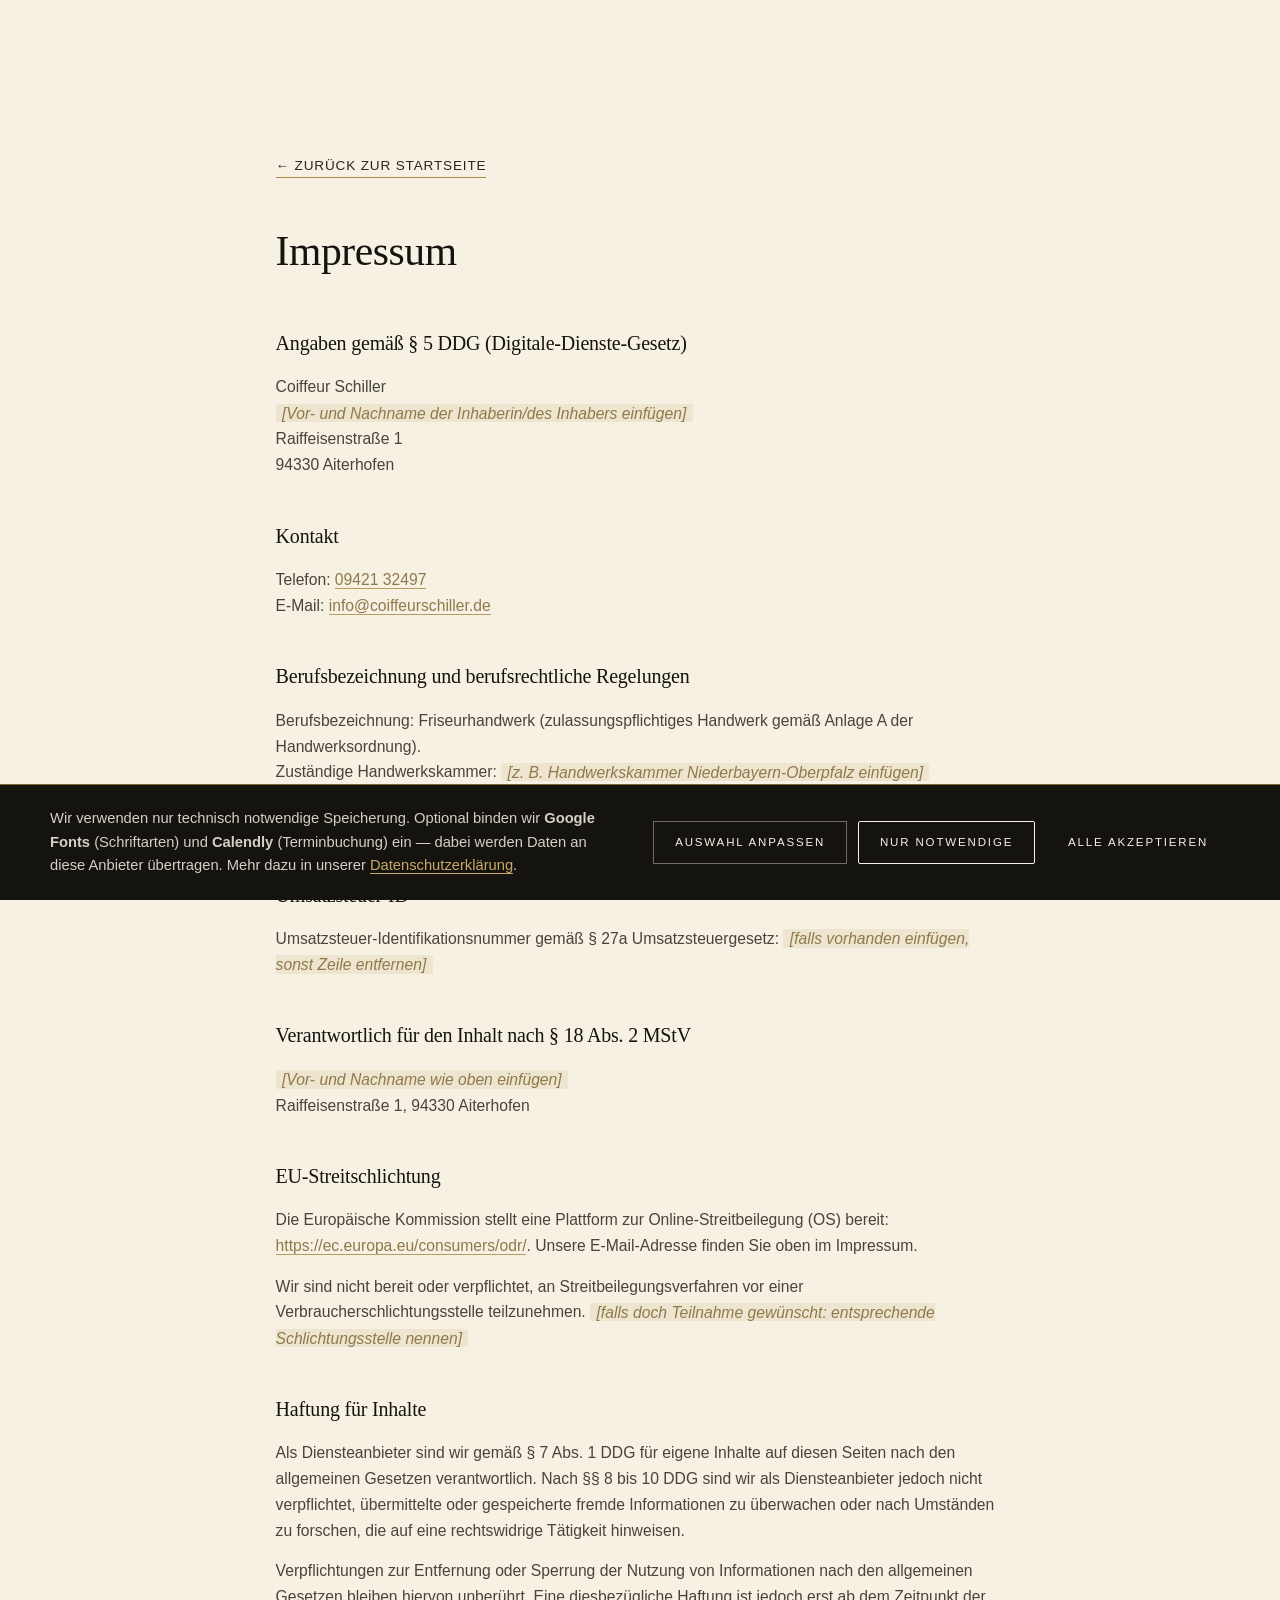
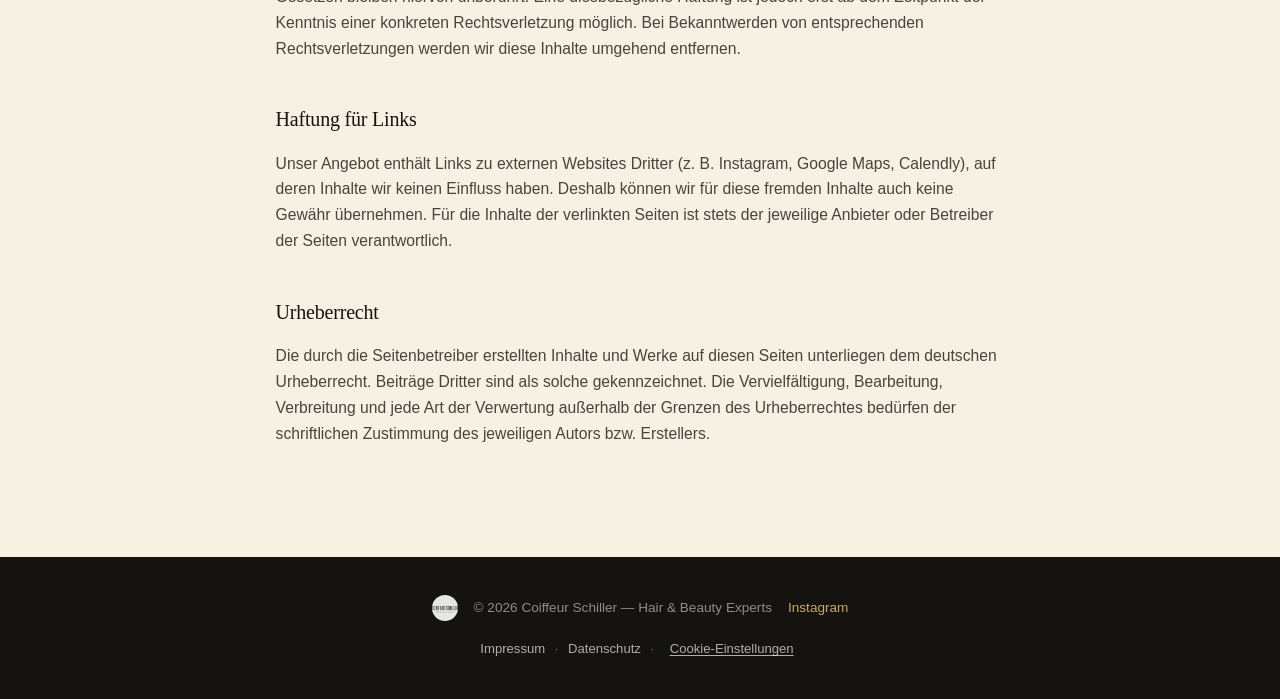
<file: impressum.html>
<!DOCTYPE html>
<html lang="de">
<head>
  <meta charset="UTF-8" />
  <meta name="viewport" content="width=device-width, initial-scale=1.0" />
  <title>Impressum — Coiffeur Schiller</title>
  <meta name="robots" content="noindex" />
  <link rel="icon" href="assets/img/Coiffour_Schiller_Logo.jpg" type="image/jpeg" />
  <link rel="stylesheet" href="css/style.css" />
</head>
<body>

<!-- ================= COOKIE-BANNER ================= -->
<div id="cookieBanner" class="cookie-banner" hidden role="dialog" aria-label="Cookie-Einwilligung">
  <div class="cookie-banner-inner">
    <p>
      Wir verwenden nur technisch notwendige Speicherung. Optional binden wir
      <strong>Google Fonts</strong> (Schriftarten) und <strong>Calendly</strong>
      (Terminbuchung) ein — dabei werden Daten an diese Anbieter übertragen.
      Mehr dazu in unserer <a href="datenschutz.html">Datenschutzerklärung</a>.
    </p>
    <div class="cookie-banner-actions">
      <button type="button" class="btn btn-line" id="cookieOpenSettings">Auswahl anpassen</button>
      <button type="button" class="btn btn-outline" id="cookieRejectAll">Nur notwendige</button>
      <button type="button" class="btn btn-primary" id="cookieAcceptAll">Alle akzeptieren</button>
    </div>
  </div>
</div>

<!-- ================= COOKIE-EINSTELLUNGEN (Modal) ================= -->
<div id="cookieModal" class="cookie-modal" hidden role="dialog" aria-label="Cookie-Einstellungen">
  <div class="cookie-modal-box">
    <h2>Cookie-Einstellungen</h2>
    <p class="cookie-modal-intro">
      Wählen Sie, welche optionalen Inhalte geladen werden dürfen. Sie können
      Ihre Auswahl jederzeit über „Cookie-Einstellungen“ im Footer ändern.
    </p>

    <div class="cookie-option">
      <div class="cookie-option-head">
        <span>Notwendig</span>
        <span class="cookie-toggle cookie-toggle-locked" aria-hidden="true">Immer aktiv</span>
      </div>
      <p>Speichert Ihre Cookie-Auswahl sowie den temporären Vorschau-Zugang. Ohne diese Funktion kann die Seite nicht sinnvoll genutzt werden.</p>
    </div>

    <div class="cookie-option">
      <div class="cookie-option-head">
        <label for="toggleFonts">Google Fonts</label>
        <input type="checkbox" id="toggleFonts" class="cookie-toggle-input" />
      </div>
      <p>Lädt die Schriftarten „Fraunces“ und „Jost“ von Google-Servern. Dabei wird Ihre IP-Adresse an Google übertragen. Ohne Zustimmung wird eine ähnliche Systemschrift verwendet.</p>
    </div>

    <div class="cookie-option">
      <div class="cookie-option-head">
        <label for="toggleCalendly">Calendly (Terminbuchung)</label>
        <input type="checkbox" id="toggleCalendly" class="cookie-toggle-input" />
      </div>
      <p>Bindet den Buchungskalender von Calendly ein. Bei Nutzung werden Daten (z.&nbsp;B. IP-Adresse, bei Buchung auch Name/E-Mail) an Calendly (USA) übertragen.</p>
    </div>

    <div class="cookie-modal-actions">
      <button type="button" class="btn btn-outline" id="cookieRejectAllModal">Nur notwendige</button>
      <button type="button" class="btn btn-primary" id="cookieSaveSettings">Auswahl speichern</button>
    </div>
  </div>
</div>

<main class="legal-page">
  <a href="index.html" class="back-link">&larr; Zurück zur Startseite</a>

  <h1>Impressum</h1>

  <h2>Angaben gemäß § 5 DDG (Digitale-Dienste-Gesetz)</h2>
  <p>
    Coiffeur Schiller<br />
    <span class="placeholder">[Vor- und Nachname der Inhaberin/des Inhabers einfügen]</span><br />
    Raiffeisenstraße 1<br />
    94330 Aiterhofen
  </p>

  <h2>Kontakt</h2>
  <p>
    Telefon: <a href="tel:+49942132497">09421 32497</a><br />
    E-Mail: <a href="mailto:info@coiffeurschiller.de">info@coiffeurschiller.de</a>
  </p>

  <h2>Berufsbezeichnung und berufsrechtliche Regelungen</h2>
  <p>
    Berufsbezeichnung: Friseurhandwerk (zulassungspflichtiges Handwerk gemäß
    Anlage A der Handwerksordnung).<br />
    Zuständige Handwerkskammer: <span class="placeholder">[z.&nbsp;B. Handwerkskammer Niederbayern-Oberpfalz einfügen]</span><br />
    Eingetragen in der Handwerksrolle unter Nr.: <span class="placeholder">[Handwerksrolle-Nummer einfügen]</span><br />
    Verliehen in: Deutschland
  </p>

  <h2>Umsatzsteuer-ID</h2>
  <p>
    Umsatzsteuer-Identifikationsnummer gemäß § 27a Umsatzsteuergesetz:
    <span class="placeholder">[falls vorhanden einfügen, sonst Zeile entfernen]</span>
  </p>

  <h2>Verantwortlich für den Inhalt nach § 18 Abs. 2 MStV</h2>
  <p>
    <span class="placeholder">[Vor- und Nachname wie oben einfügen]</span><br />
    Raiffeisenstraße 1, 94330 Aiterhofen
  </p>

  <h2>EU-Streitschlichtung</h2>
  <p>
    Die Europäische Kommission stellt eine Plattform zur Online-Streitbeilegung (OS)
    bereit: <a href="https://ec.europa.eu/consumers/odr/" target="_blank" rel="noopener">https://ec.europa.eu/consumers/odr/</a>.
    Unsere E-Mail-Adresse finden Sie oben im Impressum.
  </p>
  <p>
    Wir sind nicht bereit oder verpflichtet, an Streitbeilegungsverfahren vor einer
    Verbraucherschlichtungsstelle teilzunehmen.
    <span class="placeholder">[falls doch Teilnahme gewünscht: entsprechende Schlichtungsstelle nennen]</span>
  </p>

  <h2>Haftung für Inhalte</h2>
  <p>
    Als Diensteanbieter sind wir gemäß § 7 Abs. 1 DDG für eigene Inhalte auf diesen
    Seiten nach den allgemeinen Gesetzen verantwortlich. Nach §§ 8 bis 10 DDG sind
    wir als Diensteanbieter jedoch nicht verpflichtet, übermittelte oder gespeicherte
    fremde Informationen zu überwachen oder nach Umständen zu forschen, die auf eine
    rechtswidrige Tätigkeit hinweisen.
  </p>
  <p>
    Verpflichtungen zur Entfernung oder Sperrung der Nutzung von Informationen nach
    den allgemeinen Gesetzen bleiben hiervon unberührt. Eine diesbezügliche Haftung
    ist jedoch erst ab dem Zeitpunkt der Kenntnis einer konkreten Rechtsverletzung
    möglich. Bei Bekanntwerden von entsprechenden Rechtsverletzungen werden wir
    diese Inhalte umgehend entfernen.
  </p>

  <h2>Haftung für Links</h2>
  <p>
    Unser Angebot enthält Links zu externen Websites Dritter (z.&nbsp;B. Instagram,
    Google Maps, Calendly), auf deren Inhalte wir keinen Einfluss haben. Deshalb
    können wir für diese fremden Inhalte auch keine Gewähr übernehmen. Für die
    Inhalte der verlinkten Seiten ist stets der jeweilige Anbieter oder Betreiber
    der Seiten verantwortlich.
  </p>

  <h2>Urheberrecht</h2>
  <p>
    Die durch die Seitenbetreiber erstellten Inhalte und Werke auf diesen Seiten
    unterliegen dem deutschen Urheberrecht. Beiträge Dritter sind als solche
    gekennzeichnet. Die Vervielfältigung, Bearbeitung, Verbreitung und jede Art
    der Verwertung außerhalb der Grenzen des Urheberrechtes bedürfen der
    schriftlichen Zustimmung des jeweiligen Autors bzw. Erstellers.
  </p>

</main>

<!-- ================= FOOTER ================= -->
<footer class="site-footer">
  <div class="footer-inner">
    <img src="assets/img/Coiffour_Schiller_Logo.jpg" alt="Coiffeur Schiller" class="footer-mark" />
    <p>&copy; <span id="year"></span> Coiffeur Schiller — Hair &amp; Beauty Experts</p>
    <a href="https://www.instagram.com/coiffeurschiller/" target="_blank" rel="noopener">Instagram</a>
  </div>
  <div class="footer-legal">
    <a href="impressum.html">Impressum</a>
    <span aria-hidden="true">·</span>
    <a href="datenschutz.html">Datenschutz</a>
    <span aria-hidden="true">·</span>
    <button type="button" id="openCookieSettings" class="footer-legal-btn">Cookie-Einstellungen</button>
  </div>
</footer>

<script>
  (function () {
    const CONSENT_KEY = 'cs_consent_v1';
    function readConsent() {
      try { const r = localStorage.getItem(CONSENT_KEY); return r ? JSON.parse(r) : null; } catch (e) { return null; }
    }
    function writeConsent(c) { try { localStorage.setItem(CONSENT_KEY, JSON.stringify(c)); } catch (e) {} }
    function loadGoogleFonts() {
      if (document.getElementById('googleFontsLink')) return;
      const p1 = document.createElement('link'); p1.rel = 'preconnect'; p1.href = 'https://fonts.googleapis.com';
      const p2 = document.createElement('link'); p2.rel = 'preconnect'; p2.href = 'https://fonts.gstatic.com'; p2.crossOrigin = 'anonymous';
      const f = document.createElement('link'); f.id = 'googleFontsLink'; f.rel = 'stylesheet';
      f.href = 'https://fonts.googleapis.com/css2?family=Fraunces:ital,opsz,wght@0,9..144,300;0,9..144,500;0,9..144,600;1,9..144,400&family=Jost:ital,wght@0,300;0,400;0,500;0,600;1,400&display=swap';
      document.head.appendChild(p1); document.head.appendChild(p2); document.head.appendChild(f);
    }
    function applyConsent(c) { if (c.fonts) loadGoogleFonts(); }
    function hideBanner() { banner.hidden = true; modal.hidden = true; }
    function currentToggleState() { return { fonts: !!toggleFonts.checked, calendly: !!toggleCalendly.checked }; }
    function setToggles(c) { toggleFonts.checked = !!c.fonts; toggleCalendly.checked = !!c.calendly; }

    const banner = document.getElementById('cookieBanner');
    const modal = document.getElementById('cookieModal');
    const toggleFonts = document.getElementById('toggleFonts');
    const toggleCalendly = document.getElementById('toggleCalendly');

    const existing = readConsent();
    if (existing) { applyConsent(existing); setToggles(existing); } else { banner.hidden = false; }

    document.getElementById('cookieAcceptAll').addEventListener('click', () => {
      const c = { fonts: true, calendly: true, ts: new Date().toISOString() };
      writeConsent(c); applyConsent(c); setToggles(c); hideBanner();
    });
    document.getElementById('cookieRejectAll').addEventListener('click', () => {
      const c = { fonts: false, calendly: false, ts: new Date().toISOString() };
      writeConsent(c); setToggles(c); hideBanner();
    });
    document.getElementById('cookieRejectAllModal').addEventListener('click', () => {
      const c = { fonts: false, calendly: false, ts: new Date().toISOString() };
      writeConsent(c); setToggles(c); hideBanner();
    });
    document.getElementById('cookieOpenSettings').addEventListener('click', () => { modal.hidden = false; });
    document.getElementById('openCookieSettings').addEventListener('click', () => {
      const c = readConsent() || { fonts: false, calendly: false };
      setToggles(c); banner.hidden = false; modal.hidden = false;
    });
    document.getElementById('cookieSaveSettings').addEventListener('click', () => {
      const c = Object.assign(currentToggleState(), { ts: new Date().toISOString() });
      writeConsent(c); applyConsent(c); hideBanner();
    });
  })();

  const yearEl = document.getElementById('year');
  if (yearEl) yearEl.textContent = new Date().getFullYear();
</script>
</body>
</html>
</file>
<file: css/style.css>
/* ==========================================================================
   COIFFEUR SCHILLER — Stylesheet (Redesign: editorial / luxuriös)
   Struktur: 1. Tokens  2. Reset  3. Base  4. Layout-Utilities
             5. Header/Nav  6. Hero  7. Über uns  8. Leistungen
             9. Termin buchen  10. Bewertungen  11. Kontakt
             12. Footer  13. Responsive
   ========================================================================== */

/* -------------------------------------------------------------------------
   1. DESIGN TOKENS
   ------------------------------------------------------------------------- */
:root {
  /* Farben — Schwarz & Gold, überwiegend warmes Ivory statt reinem Schwarz */
  --ink: #15130f;
  --ink-soft: #211e18;
  --ivory: #f7f1e4;
  --ivory-deep: #eee4cf;
  --gold: #ad8d47;
  --gold-soft: #c9a968;
  --gold-deep: #7c652f;
  --charcoal: #2a2620;
  --stone: #8a7f68;
  --line: rgba(21, 19, 15, 0.12);
  --line-on-dark: rgba(247, 241, 228, 0.16);

  /* Typografie */
  --font-display: "Fraunces", serif;
  --font-body: "Jost", sans-serif;

  /* Sonstiges */
  --max-width: 1180px;
  --radius: 2px;
  --transition: 240ms ease;
}

/* -------------------------------------------------------------------------
   2. RESET
   ------------------------------------------------------------------------- */
*, *::before, *::after { box-sizing: border-box; }
html { scroll-behavior: smooth; }
html, body { max-width: 100%; overflow-x: hidden; }

body, h1, h2, h3, p, ul, figure { margin: 0; }
ul { padding: 0; list-style: none; }
img { max-width: 100%; display: block; }
a { color: inherit; text-decoration: none; }
button { font: inherit; border: none; background: none; cursor: pointer; }

@media (prefers-reduced-motion: reduce) {
  html { scroll-behavior: auto; }
  * { animation-duration: 0.01ms !important; transition-duration: 0.01ms !important; }
}

/* -------------------------------------------------------------------------
   3. BASE
   ------------------------------------------------------------------------- */
body {
  font-family: var(--font-body);
  font-weight: 300;
  color: var(--charcoal);
  background: var(--ivory);
  line-height: 1.65;
  -webkit-font-smoothing: antialiased;
}

h1, h2, h3 {
  font-family: var(--font-display);
  font-weight: 500;
  color: var(--ink);
  letter-spacing: -0.01em;
}
em { font-style: italic; font-weight: 400; color: var(--gold-deep); }

:focus-visible {
  outline: 2px solid var(--gold);
  outline-offset: 3px;
}

.eyebrow {
  font-family: var(--font-body);
  font-weight: 500;
  font-size: 0.76rem;
  letter-spacing: 0.34em;
  text-transform: uppercase;
  color: var(--gold-deep);
  margin-bottom: 0.6rem;
}

.rule {
  width: 56px;
  height: 1px;
  background: var(--gold);
  margin: 1.2rem 0;
}
.rule-center { margin-left: auto; margin-right: auto; }

/* -------------------------------------------------------------------------
   4. LAYOUT UTILITIES
   ------------------------------------------------------------------------- */
.btn {
  display: inline-flex;
  align-items: center;
  justify-content: center;
  padding: 0.95rem 2.2rem;
  font-family: var(--font-body);
  font-size: 0.78rem;
  font-weight: 500;
  letter-spacing: 0.16em;
  text-transform: uppercase;
  border: 1px solid transparent;
  border-radius: var(--radius);
  transition: background var(--transition), color var(--transition), border-color var(--transition);
  white-space: nowrap;
}
.btn-primary {
  background: var(--ink);
  color: var(--ivory);
}
.btn-primary:hover { background: var(--gold-deep); }

.btn-outline {
  border-color: var(--ink);
  color: var(--ink);
}
.btn-outline:hover { background: var(--ink); color: var(--ivory); }

.btn-line {
  color: var(--ink);
  border-bottom: 1px solid var(--gold);
  border-radius: 0;
  padding: 0.5rem 0;
}
.btn-line:hover { color: var(--gold-deep); }

/* -------------------------------------------------------------------------
   5. HEADER / NAV
   ------------------------------------------------------------------------- */
.site-header {
  position: fixed;
  inset: 0 0 auto 0;
  z-index: 100;
  background: rgba(247, 241, 228, 0.88);
  backdrop-filter: blur(10px);
  border-bottom: 1px solid var(--line);
}

.header-inner {
  max-width: var(--max-width);
  margin: 0 auto;
  padding: 0.9rem 1.6rem;
  display: flex;
  align-items: center;
  justify-content: space-between;
  gap: 1.5rem;
}

.brand {
  display: flex;
  align-items: center;
  gap: 0.7rem;
}
.brand-mark { width: 38px; height: 38px; border-radius: 50%; object-fit: cover; }
.brand-text {
  font-family: var(--font-display);
  font-weight: 500;
  letter-spacing: 0.01em;
  font-size: 1.2rem;
  color: var(--ink);
}

.main-nav ul {
  display: flex;
  gap: 2.2rem;
}
.main-nav a {
  font-size: 0.8rem;
  letter-spacing: 0.12em;
  text-transform: uppercase;
  color: var(--charcoal);
  position: relative;
  padding-bottom: 4px;
  transition: color var(--transition);
}
.main-nav a::after {
  content: "";
  position: absolute;
  left: 0; right: 100%; bottom: 0;
  height: 1px;
  background: var(--gold);
  transition: right var(--transition);
}
.main-nav a:hover { color: var(--gold-deep); }
.main-nav a:hover::after { right: 0; }

.nav-cta { flex-shrink: 0; }

.nav-toggle {
  display: none;
  flex-direction: column;
  gap: 5px;
  padding: 8px;
}
.nav-toggle span {
  width: 22px;
  height: 1.5px;
  background: var(--ink);
  transition: transform var(--transition), opacity var(--transition);
}
.nav-toggle[aria-expanded="true"] span:nth-child(1) { transform: translateY(6.5px) rotate(45deg); }
.nav-toggle[aria-expanded="true"] span:nth-child(2) { opacity: 0; }
.nav-toggle[aria-expanded="true"] span:nth-child(3) { transform: translateY(-6.5px) rotate(-45deg); }

.mobile-nav {
  display: none;
  background: var(--ivory);
  border-top: 1px solid var(--line);
}
.mobile-nav.open { display: block; }
.mobile-nav ul {
  padding: 1.2rem 1.6rem 1.6rem;
  display: flex;
  flex-direction: column;
  gap: 1.1rem;
}
.mobile-nav a {
  color: var(--ink);
  font-size: 0.9rem;
  letter-spacing: 0.1em;
  text-transform: uppercase;
}
.mobile-nav .btn { margin-top: 0.4rem; width: fit-content; }
.mobile-nav .btn-primary { color: var(--ivory); }

/* -------------------------------------------------------------------------
   6. HERO
   ------------------------------------------------------------------------- */
.hero {
  background: var(--ivory);
  padding: 9.5rem 1.6rem 5rem;
}

.hero-grid {
  max-width: var(--max-width);
  margin: 0 auto;
  display: grid;
  grid-template-columns: 1.15fr 0.85fr;
  align-items: center;
  gap: 3rem;
}

.hero-kicker {
  font-size: 0.78rem;
  letter-spacing: 0.3em;
  text-transform: uppercase;
  color: var(--gold-deep);
  margin-bottom: 1.4rem;
}

.hero-title {
  font-size: clamp(2.8rem, 6vw, 4.4rem);
  line-height: 1.02;
  margin-bottom: 1.6rem;
  max-width: 100%;
}

.hero-sub {
  color: var(--charcoal);
  opacity: 0.78;
  font-size: 1.08rem;
  max-width: 460px;
  margin-bottom: 2.4rem;
}

.hero-actions {
  display: flex;
  align-items: center;
  gap: 1.8rem;
  flex-wrap: wrap;
}

.hero-visual {
  position: relative;
  display: flex;
  align-items: center;
  justify-content: center;
  aspect-ratio: 1;
}

.hero-ring {
  position: absolute;
  inset: -6%;
  border: 1px solid var(--gold);
  border-radius: 50%;
}

.hero-logo {
  width: 100%;
  height: 100%;
  border-radius: 50%;
  object-fit: cover;
  box-shadow: 0 30px 70px rgba(21, 19, 15, 0.18);
}

/* -------------------------------------------------------------------------
   7. ÜBER UNS
   ------------------------------------------------------------------------- */
.about {
  background: var(--ivory-deep);
  padding: 6.5rem 1.6rem;
  border-top: 1px solid var(--line);
  border-bottom: 1px solid var(--line);
}
.about-inner {
  max-width: var(--max-width);
  margin: 0 auto;
  display: grid;
  grid-template-columns: 0.6fr 1.4fr;
  gap: 3rem;
}
.about-content h2 { font-size: clamp(1.9rem, 3.4vw, 2.5rem); margin-bottom: 1.4rem; }
.about-text {
  font-size: 1.05rem;
  color: var(--charcoal);
  opacity: 0.82;
  max-width: 620px;
}

/* -------------------------------------------------------------------------
   7b. GALERIE
   ------------------------------------------------------------------------- */
.gallery {
  background: var(--ivory);
  padding: 6.5rem 1.6rem 7rem;
}
.gallery-head {
  max-width: 640px;
  margin: 0 auto 3.5rem;
  text-align: center;
}
.gallery-head h2 { font-size: clamp(1.9rem, 3.4vw, 2.5rem); }

.gallery-grid {
  max-width: var(--max-width);
  margin: 0 auto;
  display: grid;
  grid-template-columns: repeat(2, 1fr);
  gap: 1.6rem;
}

.gallery-item {
  margin: 0;
  overflow: hidden;
  border-radius: var(--radius);
  box-shadow: 0 20px 50px rgba(21, 19, 15, 0.12);
}
.gallery-item img {
  width: 100%;
  height: 100%;
  aspect-ratio: 4 / 3;
  object-fit: cover;
  transition: transform 480ms ease;
}
.gallery-item:hover img { transform: scale(1.04); }

@media (max-width: 760px) {
  .gallery-grid { grid-template-columns: 1fr; }
}

/* -------------------------------------------------------------------------
   8. LEISTUNGEN
   ------------------------------------------------------------------------- */
.services {
  background: var(--ivory);
  padding: 6.5rem 1.6rem 7rem;
}
.services-head {
  max-width: 640px;
  margin: 0 auto 4rem;
  text-align: center;
}
.services-head h2 { font-size: clamp(1.9rem, 3.4vw, 2.5rem); }

.service-groups {
  max-width: 760px;
  margin: 0 auto;
  display: flex;
  flex-direction: column;
  gap: 1rem;
}

.service-group {
  background: var(--ivory);
  border: 1px solid var(--line);
  border-radius: var(--radius);
  padding: 0;
  overflow: hidden;
}

.service-group-head {
  display: flex;
  align-items: center;
  gap: 1rem;
  padding: 1.6rem 2rem;
  cursor: pointer;
  list-style: none;
  user-select: none;
  transition: background var(--transition);
}
.service-group-head::-webkit-details-marker { display: none; }
.service-group-head:hover { background: var(--ivory-deep); }

.service-group-num {
  font-family: var(--font-display);
  font-style: italic;
  font-size: 1.3rem;
  color: var(--gold);
}

.service-group h3 {
  font-size: 1.25rem;
  letter-spacing: 0.01em;
  flex: 1;
}

.service-group-icon {
  position: relative;
  width: 18px;
  height: 18px;
  flex-shrink: 0;
}
.service-group-icon::before,
.service-group-icon::after {
  content: "";
  position: absolute;
  top: 50%; left: 50%;
  background: var(--gold-deep);
  transform: translate(-50%, -50%);
  transition: transform var(--transition), opacity var(--transition);
}
.service-group-icon::before { width: 14px; height: 1.5px; }
.service-group-icon::after { width: 1.5px; height: 14px; }
.service-group[open] .service-group-icon::after { transform: translate(-50%, -50%) rotate(90deg); opacity: 0; }

.service-group .service-list {
  padding: 0 2rem 1.8rem;
  border-top: 1px solid var(--line);
  padding-top: 1.4rem;
  margin-top: -1px;
}

.service-list li {
  position: relative;
  padding-left: 1.4rem;
  padding-block: 0.55rem;
  color: var(--charcoal);
  opacity: 0.85;
  font-size: 1rem;
  border-bottom: 1px solid rgba(21, 19, 15, 0.06);
}
.service-list li:last-child { border-bottom: none; }
.service-list li::before {
  content: "—";
  position: absolute;
  left: 0; top: 0.55rem;
  color: var(--gold);
}

/* -------------------------------------------------------------------------
   9. TERMIN BUCHEN (Calendly)
   ------------------------------------------------------------------------- */
.booking {
  background: var(--ivory-deep);
  padding: 6.5rem 1.6rem 7rem;
  border-top: 1px solid var(--line);
  border-bottom: 1px solid var(--line);
}
.booking-head {
  max-width: 620px;
  margin: 0 auto 3rem;
  text-align: center;
}
.booking-head h2 { font-size: clamp(1.9rem, 3.4vw, 2.5rem); }
.booking-sub {
  color: var(--charcoal);
  opacity: 0.78;
  font-size: 1.02rem;
}

.booking-embed {
  max-width: 820px;
  margin: 0 auto;
  background: var(--ivory);
  border: 1px solid var(--line);
  border-radius: var(--radius);
  padding: 0.5rem;
  box-shadow: 0 30px 60px rgba(21, 19, 15, 0.08);
}
.calendly-inline-widget { width: 100%; }

/* -------------------------------------------------------------------------
   10. BEWERTUNGEN
   ------------------------------------------------------------------------- */
.reviews {
  background: var(--ink);
  padding: 6rem 1.6rem;
}
.reviews-inner {
  max-width: 620px;
  margin: 0 auto 3.5rem;
  text-align: center;
}
.reviews h2 { color: var(--ivory); font-size: clamp(1.9rem, 3.4vw, 2.5rem); }
.reviews .eyebrow { color: var(--gold-soft); }
.reviews .rule { background: var(--gold-soft); }

.reviews-sub {
  color: rgba(247, 241, 228, 0.7);
  font-size: 1.02rem;
}

.review-cards {
  max-width: var(--max-width);
  margin: 0 auto;
  display: grid;
  grid-template-columns: repeat(3, 1fr);
  gap: 1px;
  background: var(--line-on-dark);
  border: 1px solid var(--line-on-dark);
}

.review-card {
  background: var(--ink-soft);
  padding: 2.4rem 2.2rem;
  display: flex;
  flex-direction: column;
}

.review-stars {
  color: var(--gold-soft);
  font-size: 1rem;
  letter-spacing: 0.25rem;
  margin-bottom: 1.2rem;
}

.review-text {
  color: rgba(247, 241, 228, 0.88);
  font-size: 0.98rem;
  line-height: 1.7;
  flex-grow: 1;
  margin-bottom: 1.6rem;
}

.review-meta {
  display: flex;
  flex-direction: column;
  gap: 0.3rem;
  padding-top: 1.2rem;
  border-top: 1px solid var(--line-on-dark);
}
.review-meta a {
  font-family: var(--font-display);
  font-size: 1rem;
  color: var(--ivory);
}
.review-meta a:hover { color: var(--gold-soft); }
.review-meta span {
  font-size: 0.8rem;
  color: rgba(247, 241, 228, 0.5);
}

.reviews-cta {
  max-width: 620px;
  margin: 3.5rem auto 0;
  text-align: center;
}

.reviews .btn-primary {
  background: var(--gold);
  color: var(--ink);
}
.reviews .btn-primary:hover { background: var(--gold-soft); }

.reviews-note {
  margin-top: 1.4rem;
  color: rgba(247, 241, 228, 0.55);
  font-size: 0.9rem;
}

/* -------------------------------------------------------------------------
   11. KONTAKT
   ------------------------------------------------------------------------- */
.contact {
  background: var(--ivory-deep);
  padding: 6.5rem 1.6rem 7rem;
}
.contact-inner {
  max-width: var(--max-width);
  margin: 0 auto;
  text-align: center;
}
.contact h2 { font-size: clamp(1.9rem, 3.4vw, 2.5rem); }

.contact-grid {
  margin-top: 3.5rem;
  display: grid;
  grid-template-columns: repeat(3, 1fr);
  gap: 2.5rem;
  text-align: left;
}

.contact-block {
  border-top: 2px solid var(--gold);
  padding-top: 1.3rem;
}
.contact-block h3 {
  font-size: 1.02rem;
  letter-spacing: 0.03em;
  margin-bottom: 0.7rem;
}
.contact-block p {
  color: var(--stone);
  font-size: 0.98rem;
}
.contact-block a {
  color: var(--charcoal);
  border-bottom: 1px solid var(--gold);
  font-size: 0.9rem;
  display: inline-block;
  margin-top: 0.6rem;
}

.hours-row {
  display: flex;
  justify-content: space-between;
  gap: 1rem;
  padding-block: 0.15rem;
}
.hours-row span:first-child { color: var(--charcoal); }
.hours-row span:last-child { font-variant-numeric: tabular-nums; }

.instagram-link {
  display: inline-flex;
  align-items: center;
  gap: 0.55rem;
  margin-top: 1rem;
  font-size: 0.95rem;
  color: var(--charcoal);
  border-bottom: 1px solid var(--gold);
  padding-bottom: 2px;
  transition: color var(--transition);
}
.instagram-link:hover { color: var(--gold-deep); }

/* -------------------------------------------------------------------------
   12. FOOTER
   ------------------------------------------------------------------------- */
.site-footer {
  background: var(--ink);
  padding: 2.4rem 1.6rem;
}
.footer-inner {
  max-width: var(--max-width);
  margin: 0 auto;
  display: flex;
  align-items: center;
  justify-content: center;
  gap: 1rem;
  flex-wrap: wrap;
  color: rgba(247, 241, 228, 0.55);
  font-size: 0.85rem;
  text-align: center;
}
.footer-mark { width: 26px; height: 26px; border-radius: 50%; object-fit: cover; opacity: 0.9; }
.footer-inner a { color: var(--gold-soft); }
.footer-inner a:hover { text-decoration: underline; }

/* -------------------------------------------------------------------------
   13. RESPONSIVE
   ------------------------------------------------------------------------- */
@media (max-width: 900px) {
  .about-inner { grid-template-columns: 1fr; }
  .hero-grid { grid-template-columns: 1fr; text-align: center; }
  .hero-visual { max-width: 320px; margin: 0 auto; order: -1; }
  .hero-actions { justify-content: center; }
  .service-groups { max-width: 100%; }
  .review-cards { grid-template-columns: 1fr; }
  .contact-grid { grid-template-columns: 1fr; gap: 2rem; }
}

@media (max-width: 760px) {
  .main-nav, .nav-cta { display: none; }
  .nav-toggle { display: flex; }
  .service-group-head { padding: 1.3rem 1.4rem; }
  .service-group .service-list { padding: 0 1.4rem 1.4rem; padding-top: 1.2rem; }
}

/* -------------------------------------------------------------------------
   14. VORSCHAU-LOGIN (temporär)
   ------------------------------------------------------------------------- */
.preview-gate {
  position: fixed;
  inset: 0;
  z-index: 1000;
  background: var(--ink);
  display: flex;
  align-items: center;
  justify-content: center;
  padding: 1.6rem;
}

.preview-form {
  width: 100%;
  max-width: 360px;
  display: flex;
  flex-direction: column;
  align-items: center;
  text-align: center;
  padding: 3rem 2.4rem;
  background: var(--ivory);
  border: 1px solid var(--gold-deep);
  border-radius: var(--radius);
}

.preview-logo {
  width: 64px;
  height: 64px;
  border-radius: 50%;
  margin-bottom: 1.4rem;
  object-fit: cover;
}

.preview-kicker {
  font-size: 0.72rem;
  letter-spacing: 0.26em;
  text-transform: uppercase;
  color: var(--gold-deep);
  margin-bottom: 0.6rem;
}

.preview-title {
  font-size: 1.7rem;
  margin-bottom: 2rem;
}

.preview-label {
  align-self: flex-start;
  font-size: 0.78rem;
  letter-spacing: 0.06em;
  text-transform: uppercase;
  color: var(--stone);
  margin-bottom: 0.4rem;
}

.preview-input {
  width: 100%;
  padding: 0.75rem 0.9rem;
  margin-bottom: 1.3rem;
  font-family: var(--font-body);
  font-size: 0.95rem;
  color: var(--charcoal);
  background: var(--ivory-deep);
  border: 1px solid var(--line);
  border-radius: var(--radius);
}
.preview-input:focus {
  outline: none;
  border-color: var(--gold);
}

.preview-submit {
  width: 100%;
  margin-top: 0.4rem;
}

.preview-error {
  margin-top: 1rem;
  font-size: 0.85rem;
  color: #a4453b;
}

/* -------------------------------------------------------------------------
   15. COOKIE-BANNER & EINSTELLUNGEN
   ------------------------------------------------------------------------- */
.cookie-banner {
  position: fixed;
  left: 0; right: 0; bottom: 0;
  z-index: 1200;
  background: var(--ink);
  border-top: 1px solid var(--gold-deep);
  padding: 1.4rem 1.6rem;
}
.cookie-banner[hidden] { display: none; }
.cookie-banner-inner {
  max-width: var(--max-width);
  margin: 0 auto;
  display: flex;
  align-items: center;
  justify-content: space-between;
  gap: 2rem;
  flex-wrap: wrap;
}
.cookie-banner-inner p {
  flex: 1 1 380px;
  color: rgba(247, 241, 228, 0.85);
  font-size: 0.92rem;
  line-height: 1.6;
  margin: 0;
}
.cookie-banner-inner a { color: var(--gold-soft); border-bottom: 1px solid var(--gold-soft); }
.cookie-banner-actions {
  display: flex;
  gap: 0.7rem;
  flex-wrap: wrap;
}
.cookie-banner .btn { padding: 0.7rem 1.3rem; font-size: 0.72rem; }
.cookie-banner .btn-line { color: var(--ivory); border-color: rgba(247, 241, 228, 0.4); }
.cookie-banner .btn-outline { border-color: var(--ivory); color: var(--ivory); }
.cookie-banner .btn-outline:hover { background: var(--ivory); color: var(--ink); }

.cookie-modal {
  position: fixed;
  inset: 0;
  z-index: 1300;
  background: rgba(21, 19, 15, 0.72);
  display: flex;
  align-items: center;
  justify-content: center;
  padding: 1.6rem;
}
.cookie-modal[hidden] { display: none; }
.cookie-modal-box {
  width: 100%;
  max-width: 480px;
  max-height: 86vh;
  overflow-y: auto;
  background: var(--ivory);
  border: 1px solid var(--gold-deep);
  border-radius: var(--radius);
  padding: 2.2rem;
}
.cookie-modal-box h2 { font-size: 1.5rem; margin-bottom: 0.8rem; }
.cookie-modal-intro {
  color: var(--charcoal);
  opacity: 0.75;
  font-size: 0.92rem;
  margin-bottom: 1.6rem;
}

.cookie-option {
  padding: 1rem 0;
  border-top: 1px solid var(--line);
}
.cookie-option-head {
  display: flex;
  align-items: center;
  justify-content: space-between;
  gap: 1rem;
  margin-bottom: 0.5rem;
  font-family: var(--font-body);
  font-weight: 500;
}
.cookie-option p {
  font-size: 0.86rem;
  color: var(--stone);
  line-height: 1.6;
}
.cookie-toggle-locked {
  font-size: 0.72rem;
  letter-spacing: 0.08em;
  text-transform: uppercase;
  color: var(--gold-deep);
}
.cookie-toggle-input {
  width: 42px;
  height: 24px;
  accent-color: var(--gold);
  cursor: pointer;
}

.cookie-modal-actions {
  display: flex;
  gap: 0.8rem;
  flex-wrap: wrap;
  margin-top: 1.6rem;
  padding-top: 1.4rem;
  border-top: 1px solid var(--line);
}
.cookie-modal-actions .btn { flex: 1 1 auto; }

/* Footer Legal-Zeile */
.footer-legal {
  max-width: var(--max-width);
  margin: 1rem auto 0;
  display: flex;
  align-items: center;
  justify-content: center;
  gap: 0.6rem;
  flex-wrap: wrap;
  font-size: 0.82rem;
  color: rgba(247, 241, 228, 0.45);
}
.footer-legal a { color: rgba(247, 241, 228, 0.7); }
.footer-legal a:hover { color: var(--gold-soft); text-decoration: underline; }
.footer-legal-btn {
  color: rgba(247, 241, 228, 0.7);
  font-size: 0.82rem;
  text-decoration: underline;
  text-underline-offset: 2px;
}
.footer-legal-btn:hover { color: var(--gold-soft); }

/* Calendly-Platzhalter, solange keine Zustimmung vorliegt */
.booking-placeholder {
  padding: 3rem 2rem;
  text-align: center;
}
.booking-placeholder p {
  max-width: 480px;
  margin: 0 auto 1.4rem;
  color: var(--charcoal);
  opacity: 0.8;
  font-size: 0.96rem;
}
.booking-placeholder a { color: var(--gold-deep); border-bottom: 1px solid var(--gold); }

/* -------------------------------------------------------------------------
   16. SCROLL-ANIMATIONEN
   ------------------------------------------------------------------------- */
.reveal {
  opacity: 0;
  transform: translateY(22px);
  transition: opacity 700ms ease, transform 700ms ease;
}
.reveal.is-visible {
  opacity: 1;
  transform: translateY(0);
}
.reveal-scale {
  transform: translateY(22px) scale(0.96);
}
.reveal-scale.is-visible {
  transform: translateY(0) scale(1);
}
.reveal-delay-1 { transition-delay: 120ms; }
.reveal-delay-2 { transition-delay: 240ms; }
.reveal-delay-3 { transition-delay: 360ms; }

/* Leichtes Anheben beim Hover — unterstreicht die Karten zusätzlich */
.review-card,
.gallery-item {
  transition: transform 320ms ease, box-shadow 320ms ease;
}
.review-card:hover {
  transform: translateY(-4px);
  box-shadow: 0 20px 40px rgba(0, 0, 0, 0.25);
}

/* -------------------------------------------------------------------------
   17. RECHTSTEXT-SEITEN (Impressum / Datenschutz)
   ------------------------------------------------------------------------- */
.legal-page {
  max-width: 780px;
  margin: 0 auto;
  padding: 9.5rem 1.6rem 6rem;
}
.legal-page h1 { font-size: clamp(2rem, 4vw, 2.6rem); margin-bottom: 2rem; }
.legal-page h2 {
  font-size: 1.25rem;
  margin-top: 2.6rem;
  margin-bottom: 0.9rem;
}
.legal-page h3 {
  font-size: 1.02rem;
  margin-top: 1.6rem;
  margin-bottom: 0.6rem;
  text-transform: none;
}
.legal-page p, .legal-page li {
  font-size: 0.98rem;
  color: var(--charcoal);
  opacity: 0.85;
  margin-bottom: 0.9rem;
}
.legal-page ul { padding-left: 1.3rem; list-style: disc; }
.legal-page a { color: var(--gold-deep); border-bottom: 1px solid var(--gold); }
.legal-page .placeholder {
  background: rgba(173, 141, 71, 0.14);
  padding: 0.05rem 0.4rem;
  border-radius: 2px;
  color: var(--gold-deep);
  font-style: italic;
}
.legal-page .back-link {
  display: inline-block;
  margin-bottom: 2.4rem;
  font-size: 0.85rem;
  letter-spacing: 0.06em;
  text-transform: uppercase;
  color: var(--charcoal);
  border-bottom: 1px solid var(--gold);
}
</file>
